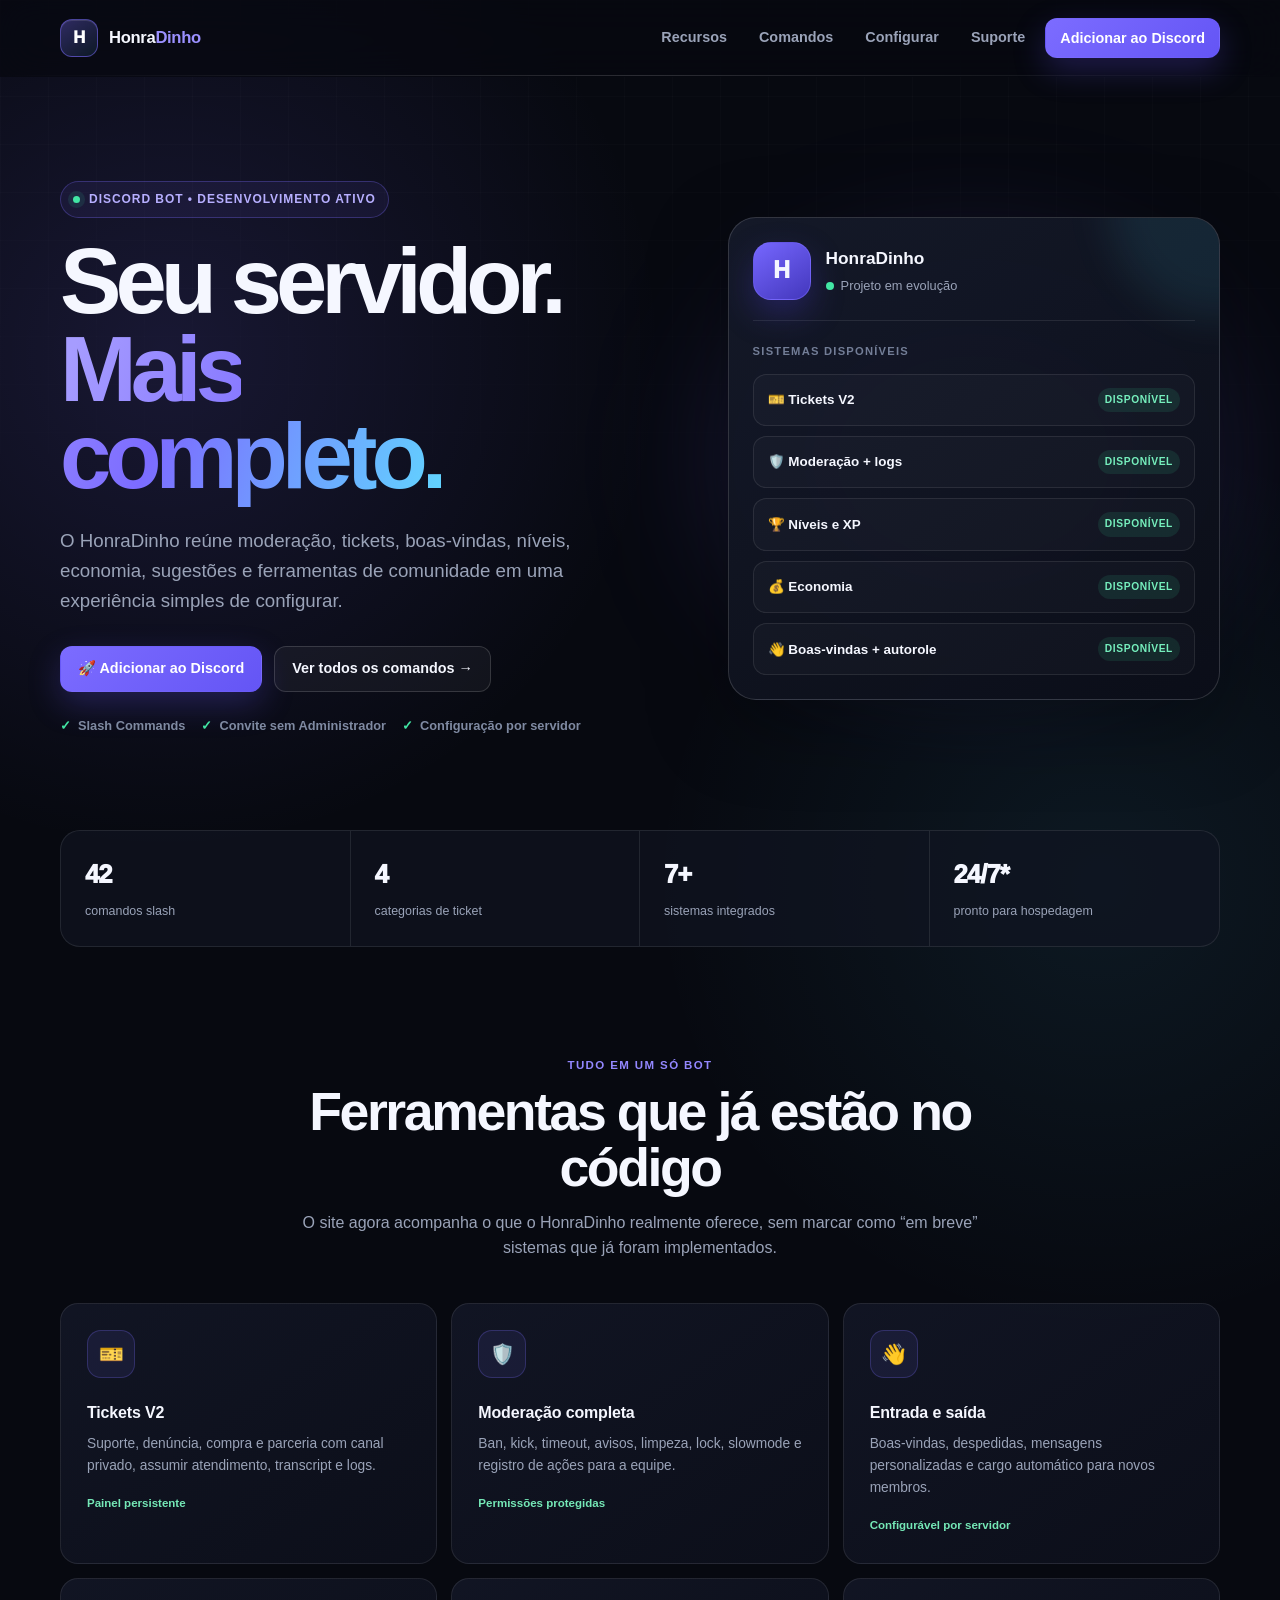
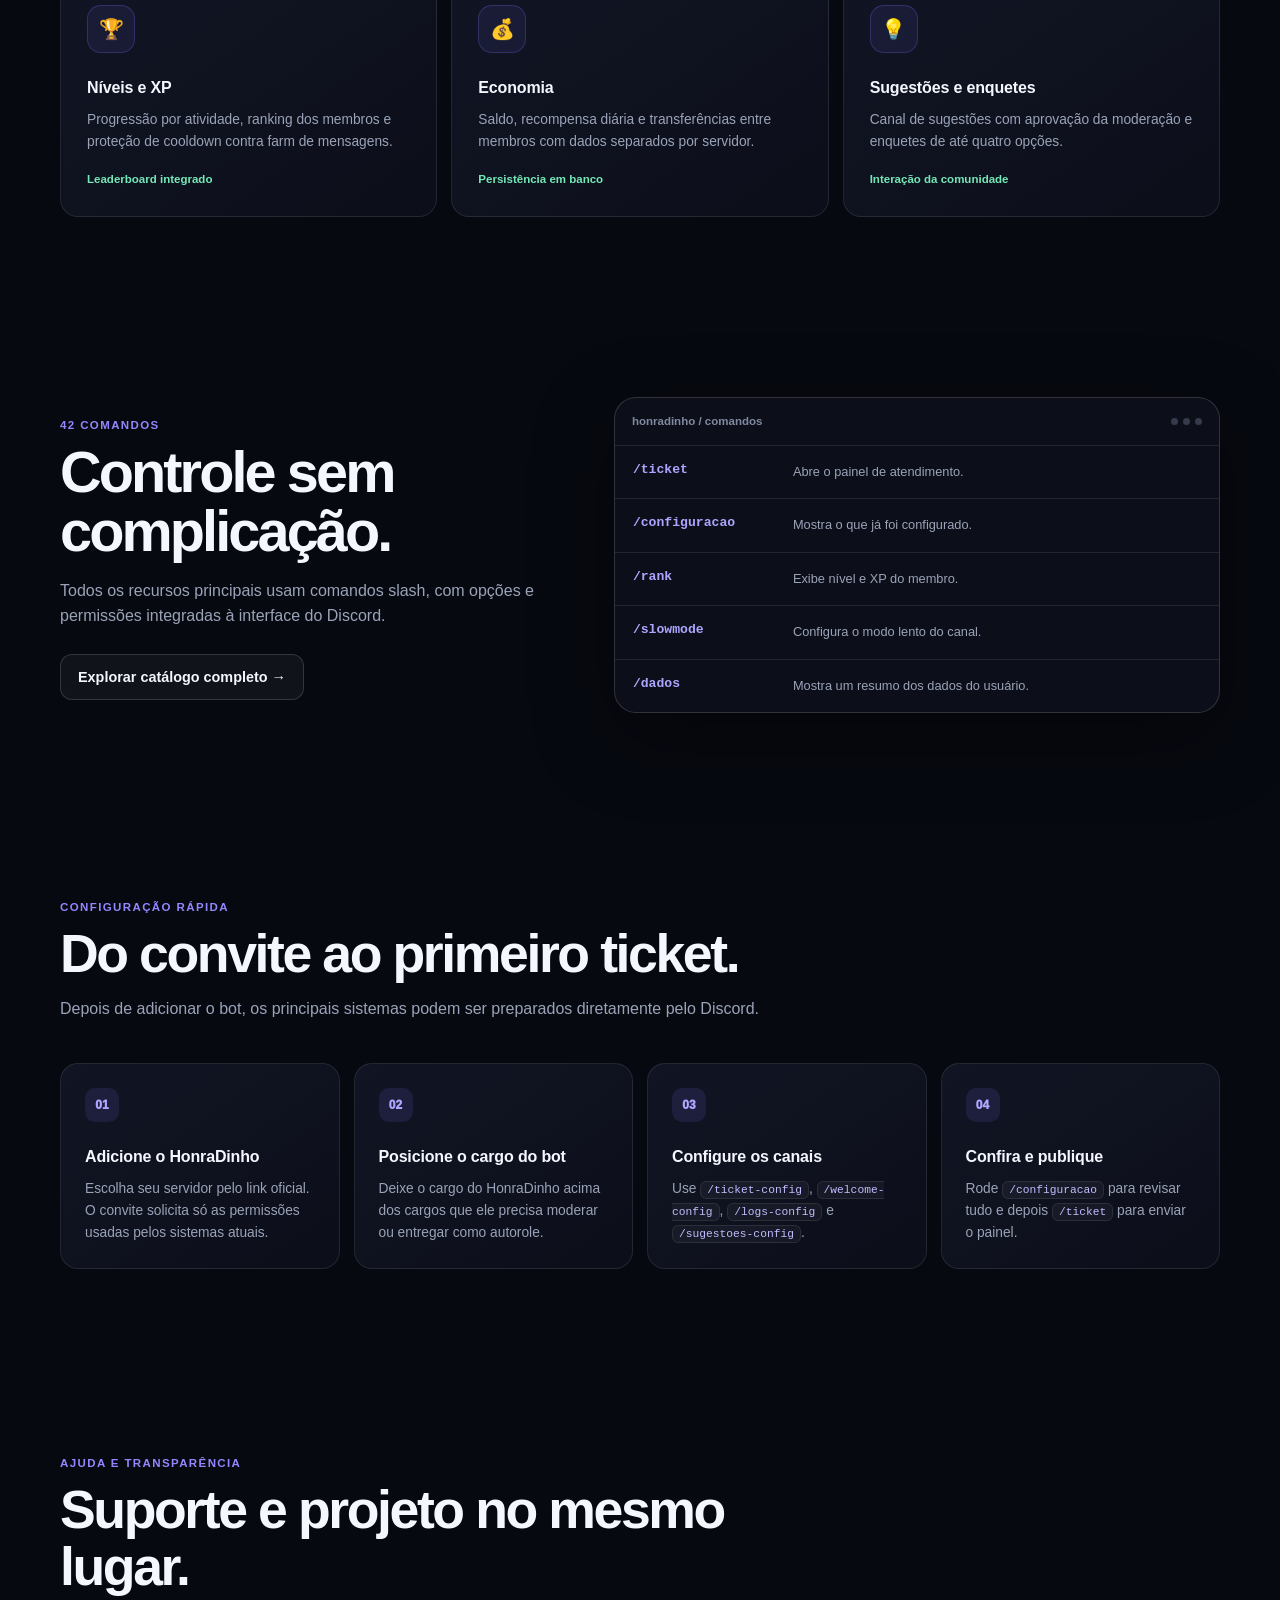
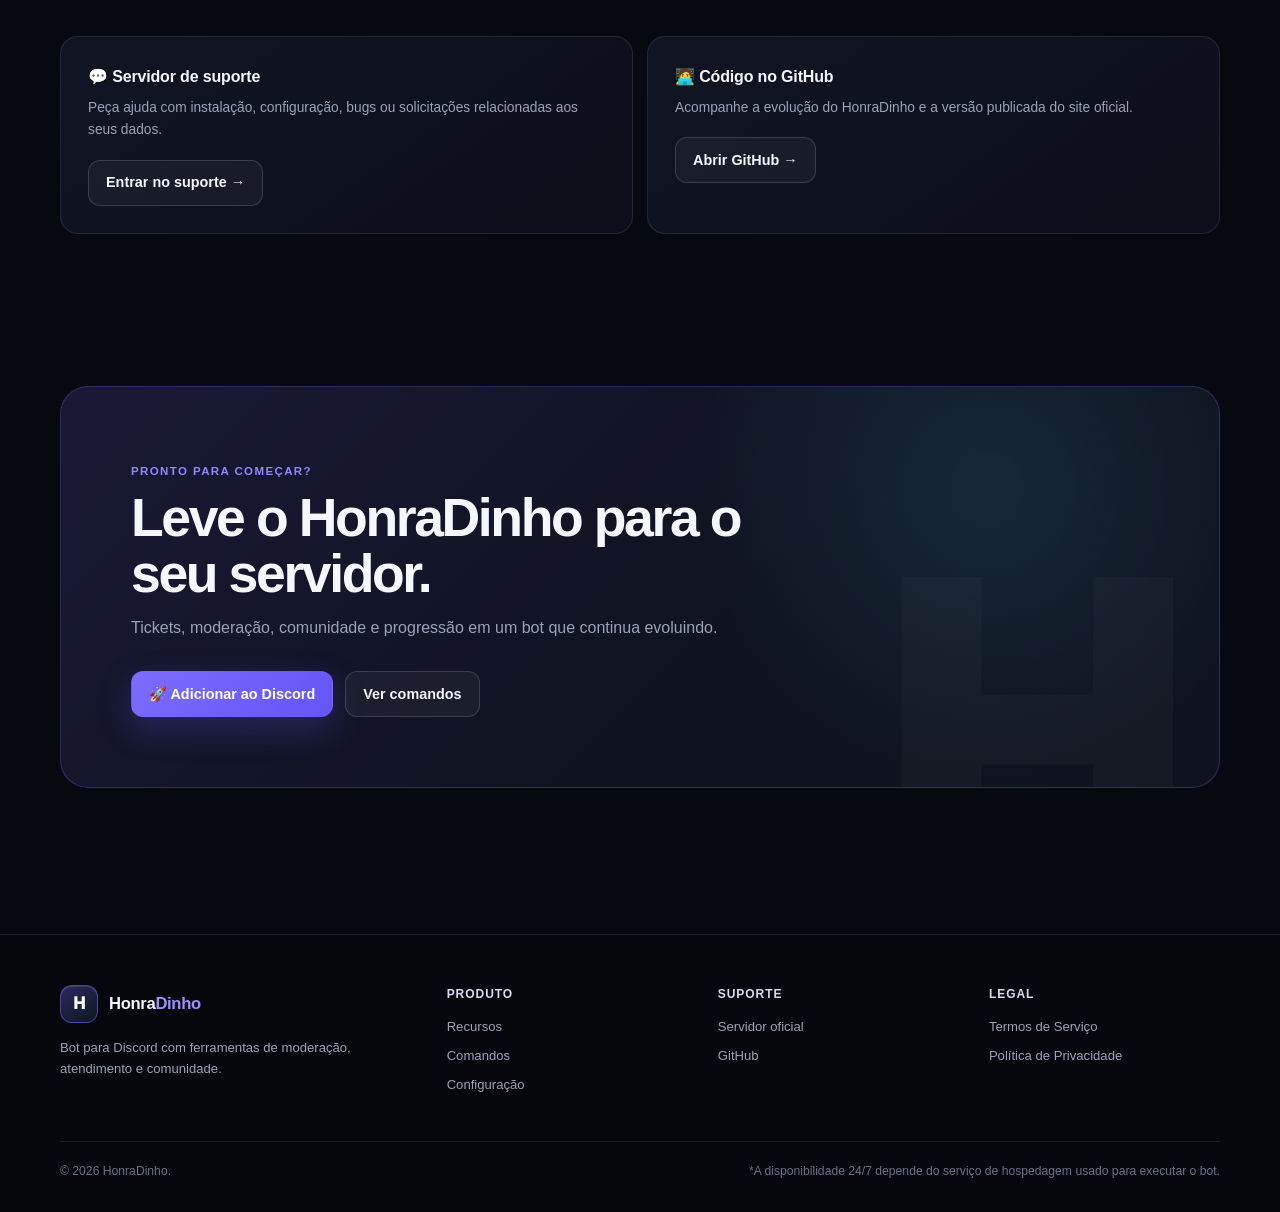
<file: index.html>
<!doctype html>
<html lang="pt-BR">
<head>
    <meta charset="utf-8">
    <meta name="viewport" content="width=device-width, initial-scale=1">
    <title>HonraDinho — Moderação, tickets e comunidade para Discord</title>
    <meta name="description" content="HonraDinho é um bot para Discord com moderação, tickets, boas-vindas, níveis, economia, sugestões e mais de 40 comandos slash.">
    <meta name="theme-color" content="#070910">
    <meta property="og:type" content="website">
    <meta property="og:locale" content="pt_BR">
    <meta property="og:site_name" content="HonraDinho">
    <meta property="og:title" content="HonraDinho — Seu servidor, mais completo">
    <meta property="og:description" content="Moderação, tickets, níveis, economia e ferramentas de comunidade em um só bot.">
    <meta property="og:url" content="https://heitormeire.github.io/honradinho-site/">
    <link rel="canonical" href="https://heitormeire.github.io/honradinho-site/">
    <link rel="icon" href="favicon.svg" type="image/svg+xml">
    <link rel="stylesheet" href="styles.css">
</head>
<body>
    <a class="skip-link" href="#conteudo">Pular para o conteúdo</a>

    <header class="site-header">
        <nav class="container nav-shell" aria-label="Navegação principal">
            <a class="brand" href="index.html" aria-label="HonraDinho — início">
                <span class="brand-mark" aria-hidden="true">H</span>
                <span>Honra<span class="brand-accent">Dinho</span></span>
            </a>

            <button class="menu-toggle" type="button" aria-label="Abrir menu" aria-expanded="false" data-menu-toggle>
                <span></span>
            </button>

            <div class="nav-links" data-nav-links>
                <a class="nav-link" href="#recursos">Recursos</a>
                <a class="nav-link" href="comandos.html">Comandos</a>
                <a class="nav-link" href="#configurar">Configurar</a>
                <a class="nav-link" href="#suporte">Suporte</a>
                <a class="btn btn-primary btn-sm" href="https://discord.com/oauth2/authorize?client_id=1535116053649162300&amp;scope=bot%20applications.commands&amp;permissions=1374658096214" target="_blank" rel="noopener noreferrer">
                    Adicionar ao Discord
                </a>
            </div>
        </nav>
    </header>

    <main id="conteudo">
        <section class="hero">
            <div class="container hero-grid">
                <div>
                    <p class="eyebrow"><span class="eyebrow-dot" aria-hidden="true"></span> Discord bot • desenvolvimento ativo</p>
                    <h1>Seu servidor.<br><span class="gradient-text">Mais completo.</span></h1>
                    <p class="hero-copy">
                        O HonraDinho reúne moderação, tickets, boas-vindas, níveis, economia, sugestões e ferramentas de comunidade em uma experiência simples de configurar.
                    </p>

                    <div class="hero-actions">
                        <a class="btn btn-primary" href="https://discord.com/oauth2/authorize?client_id=1535116053649162300&amp;scope=bot%20applications.commands&amp;permissions=1374658096214" target="_blank" rel="noopener noreferrer">
                            🚀 Adicionar ao Discord
                        </a>
                        <a class="btn btn-secondary" href="comandos.html">Ver todos os comandos →</a>
                    </div>

                    <div class="hero-note" aria-label="Destaques">
                        <span>Slash Commands</span>
                        <span>Convite sem Administrador</span>
                        <span>Configuração por servidor</span>
                    </div>
                </div>

                <div class="bot-panel-wrap" aria-label="Sistemas do HonraDinho">
                    <div class="bot-panel">
                        <div class="bot-profile">
                            <div class="bot-avatar" aria-hidden="true">H</div>
                            <div>
                                <p class="bot-name">HonraDinho</p>
                                <div class="bot-status"><span class="status-dot" aria-hidden="true"></span> Projeto em evolução</div>
                            </div>
                        </div>

                        <p class="panel-kicker">Sistemas disponíveis</p>
                        <div class="system-list">
                            <div class="system-row"><span>🎫 Tickets V2</span><span class="live-pill">Disponível</span></div>
                            <div class="system-row"><span>🛡️ Moderação + logs</span><span class="live-pill">Disponível</span></div>
                            <div class="system-row"><span>🏆 Níveis e XP</span><span class="live-pill">Disponível</span></div>
                            <div class="system-row"><span>💰 Economia</span><span class="live-pill">Disponível</span></div>
                            <div class="system-row"><span>👋 Boas-vindas + autorole</span><span class="live-pill">Disponível</span></div>
                        </div>
                    </div>
                </div>
            </div>
        </section>

        <section class="stats-strip" aria-label="Resumo do HonraDinho">
            <div class="container stats-grid">
                <div class="stat-item"><strong class="stat-value">42</strong><span class="stat-label">comandos slash</span></div>
                <div class="stat-item"><strong class="stat-value">4</strong><span class="stat-label">categorias de ticket</span></div>
                <div class="stat-item"><strong class="stat-value">7+</strong><span class="stat-label">sistemas integrados</span></div>
                <div class="stat-item"><strong class="stat-value">24/7*</strong><span class="stat-label">pronto para hospedagem</span></div>
            </div>
        </section>

        <section class="section" id="recursos">
            <div class="container">
                <div class="section-heading center">
                    <span class="section-label">Tudo em um só bot</span>
                    <h2>Ferramentas que já estão no código</h2>
                    <p>O site agora acompanha o que o HonraDinho realmente oferece, sem marcar como “em breve” sistemas que já foram implementados.</p>
                </div>

                <div class="feature-grid">
                    <article class="feature-card">
                        <div class="feature-icon" aria-hidden="true">🎫</div>
                        <h3>Tickets V2</h3>
                        <p>Suporte, denúncia, compra e parceria com canal privado, assumir atendimento, transcript e logs.</p>
                        <span class="feature-meta">Painel persistente</span>
                    </article>
                    <article class="feature-card">
                        <div class="feature-icon" aria-hidden="true">🛡️</div>
                        <h3>Moderação completa</h3>
                        <p>Ban, kick, timeout, avisos, limpeza, lock, slowmode e registro de ações para a equipe.</p>
                        <span class="feature-meta">Permissões protegidas</span>
                    </article>
                    <article class="feature-card">
                        <div class="feature-icon" aria-hidden="true">👋</div>
                        <h3>Entrada e saída</h3>
                        <p>Boas-vindas, despedidas, mensagens personalizadas e cargo automático para novos membros.</p>
                        <span class="feature-meta">Configurável por servidor</span>
                    </article>
                    <article class="feature-card">
                        <div class="feature-icon" aria-hidden="true">🏆</div>
                        <h3>Níveis e XP</h3>
                        <p>Progressão por atividade, ranking dos membros e proteção de cooldown contra farm de mensagens.</p>
                        <span class="feature-meta">Leaderboard integrado</span>
                    </article>
                    <article class="feature-card">
                        <div class="feature-icon" aria-hidden="true">💰</div>
                        <h3>Economia</h3>
                        <p>Saldo, recompensa diária e transferências entre membros com dados separados por servidor.</p>
                        <span class="feature-meta">Persistência em banco</span>
                    </article>
                    <article class="feature-card">
                        <div class="feature-icon" aria-hidden="true">💡</div>
                        <h3>Sugestões e enquetes</h3>
                        <p>Canal de sugestões com aprovação da moderação e enquetes de até quatro opções.</p>
                        <span class="feature-meta">Interação da comunidade</span>
                    </article>
                </div>
            </div>
        </section>

        <section class="section section-compact">
            <div class="container command-showcase">
                <div class="showcase-copy">
                    <span class="section-label">42 comandos</span>
                    <h2>Controle sem complicação.</h2>
                    <p>Todos os recursos principais usam comandos slash, com opções e permissões integradas à interface do Discord.</p>
                    <a class="btn btn-secondary" href="comandos.html">Explorar catálogo completo →</a>
                </div>

                <div class="command-window" aria-label="Exemplos de comandos">
                    <div class="window-bar"><span>honradinho / comandos</span><span class="window-dots" aria-hidden="true"><i></i><i></i><i></i></span></div>
                    <div class="preview-command"><code>/ticket</code><span>Abre o painel de atendimento.</span></div>
                    <div class="preview-command"><code>/configuracao</code><span>Mostra o que já foi configurado.</span></div>
                    <div class="preview-command"><code>/rank</code><span>Exibe nível e XP do membro.</span></div>
                    <div class="preview-command"><code>/slowmode</code><span>Configura o modo lento do canal.</span></div>
                    <div class="preview-command"><code>/dados</code><span>Mostra um resumo dos dados do usuário.</span></div>
                </div>
            </div>
        </section>

        <section class="section" id="configurar">
            <div class="container">
                <div class="section-heading">
                    <span class="section-label">Configuração rápida</span>
                    <h2>Do convite ao primeiro ticket.</h2>
                    <p>Depois de adicionar o bot, os principais sistemas podem ser preparados diretamente pelo Discord.</p>
                </div>

                <div class="steps-grid">
                    <article class="step-card">
                        <div class="step-number">01</div>
                        <h3>Adicione o HonraDinho</h3>
                        <p>Escolha seu servidor pelo link oficial. O convite solicita só as permissões usadas pelos sistemas atuais.</p>
                    </article>
                    <article class="step-card">
                        <div class="step-number">02</div>
                        <h3>Posicione o cargo do bot</h3>
                        <p>Deixe o cargo do HonraDinho acima dos cargos que ele precisa moderar ou entregar como autorole.</p>
                    </article>
                    <article class="step-card">
                        <div class="step-number">03</div>
                        <h3>Configure os canais</h3>
                        <p>Use <code>/ticket-config</code>, <code>/welcome-config</code>, <code>/logs-config</code> e <code>/sugestoes-config</code>.</p>
                    </article>
                    <article class="step-card">
                        <div class="step-number">04</div>
                        <h3>Confira e publique</h3>
                        <p>Rode <code>/configuracao</code> para revisar tudo e depois <code>/ticket</code> para enviar o painel.</p>
                    </article>
                </div>
            </div>
        </section>

        <section class="section section-compact" id="suporte">
            <div class="container">
                <div class="section-heading">
                    <span class="section-label">Ajuda e transparência</span>
                    <h2>Suporte e projeto no mesmo lugar.</h2>
                </div>

                <div class="support-grid">
                    <article class="info-card">
                        <h3>💬 Servidor de suporte</h3>
                        <p>Peça ajuda com instalação, configuração, bugs ou solicitações relacionadas aos seus dados.</p>
                        <a class="btn btn-secondary" href="https://discord.gg/SvZHVPdbR" target="_blank" rel="noopener noreferrer">Entrar no suporte →</a>
                    </article>
                    <article class="info-card">
                        <h3>🧑‍💻 Código no GitHub</h3>
                        <p>Acompanhe a evolução do HonraDinho e a versão publicada do site oficial.</p>
                        <a class="btn btn-secondary" href="https://github.com/heitormeire/honradinho-site" target="_blank" rel="noopener noreferrer">Abrir GitHub →</a>
                    </article>
                </div>
            </div>
        </section>

        <section class="section section-compact">
            <div class="container">
                <div class="cta-card">
                    <span class="section-label">Pronto para começar?</span>
                    <h2>Leve o HonraDinho para o seu servidor.</h2>
                    <p>Tickets, moderação, comunidade e progressão em um bot que continua evoluindo.</p>
                    <div class="cta-actions">
                        <a class="btn btn-primary" href="https://discord.com/oauth2/authorize?client_id=1535116053649162300&amp;scope=bot%20applications.commands&amp;permissions=1374658096214" target="_blank" rel="noopener noreferrer">🚀 Adicionar ao Discord</a>
                        <a class="btn btn-secondary" href="comandos.html">Ver comandos</a>
                    </div>
                </div>
            </div>
        </section>
    </main>

    <footer class="site-footer">
        <div class="container footer-grid">
            <div>
                <a class="brand" href="index.html"><span class="brand-mark" aria-hidden="true">H</span><span>Honra<span class="brand-accent">Dinho</span></span></a>
                <p class="footer-copy">Bot para Discord com ferramentas de moderação, atendimento e comunidade.</p>
            </div>
            <div class="footer-column">
                <h2>Produto</h2>
                <a href="#recursos">Recursos</a>
                <a href="comandos.html">Comandos</a>
                <a href="#configurar">Configuração</a>
            </div>
            <div class="footer-column">
                <h2>Suporte</h2>
                <a href="https://discord.gg/SvZHVPdbR" target="_blank" rel="noopener noreferrer">Servidor oficial</a>
                <a href="https://github.com/heitormeire/honradinho-site" target="_blank" rel="noopener noreferrer">GitHub</a>
            </div>
            <div class="footer-column">
                <h2>Legal</h2>
                <a href="terms.html">Termos de Serviço</a>
                <a href="privacy.html">Política de Privacidade</a>
            </div>
        </div>
        <div class="container footer-bottom">
            <span>© <span data-current-year>2026</span> HonraDinho.</span>
            <span>*A disponibilidade 24/7 depende do serviço de hospedagem usado para executar o bot.</span>
        </div>
    </footer>

    <script src="app.js" defer></script>
</body>
</html>
</file>
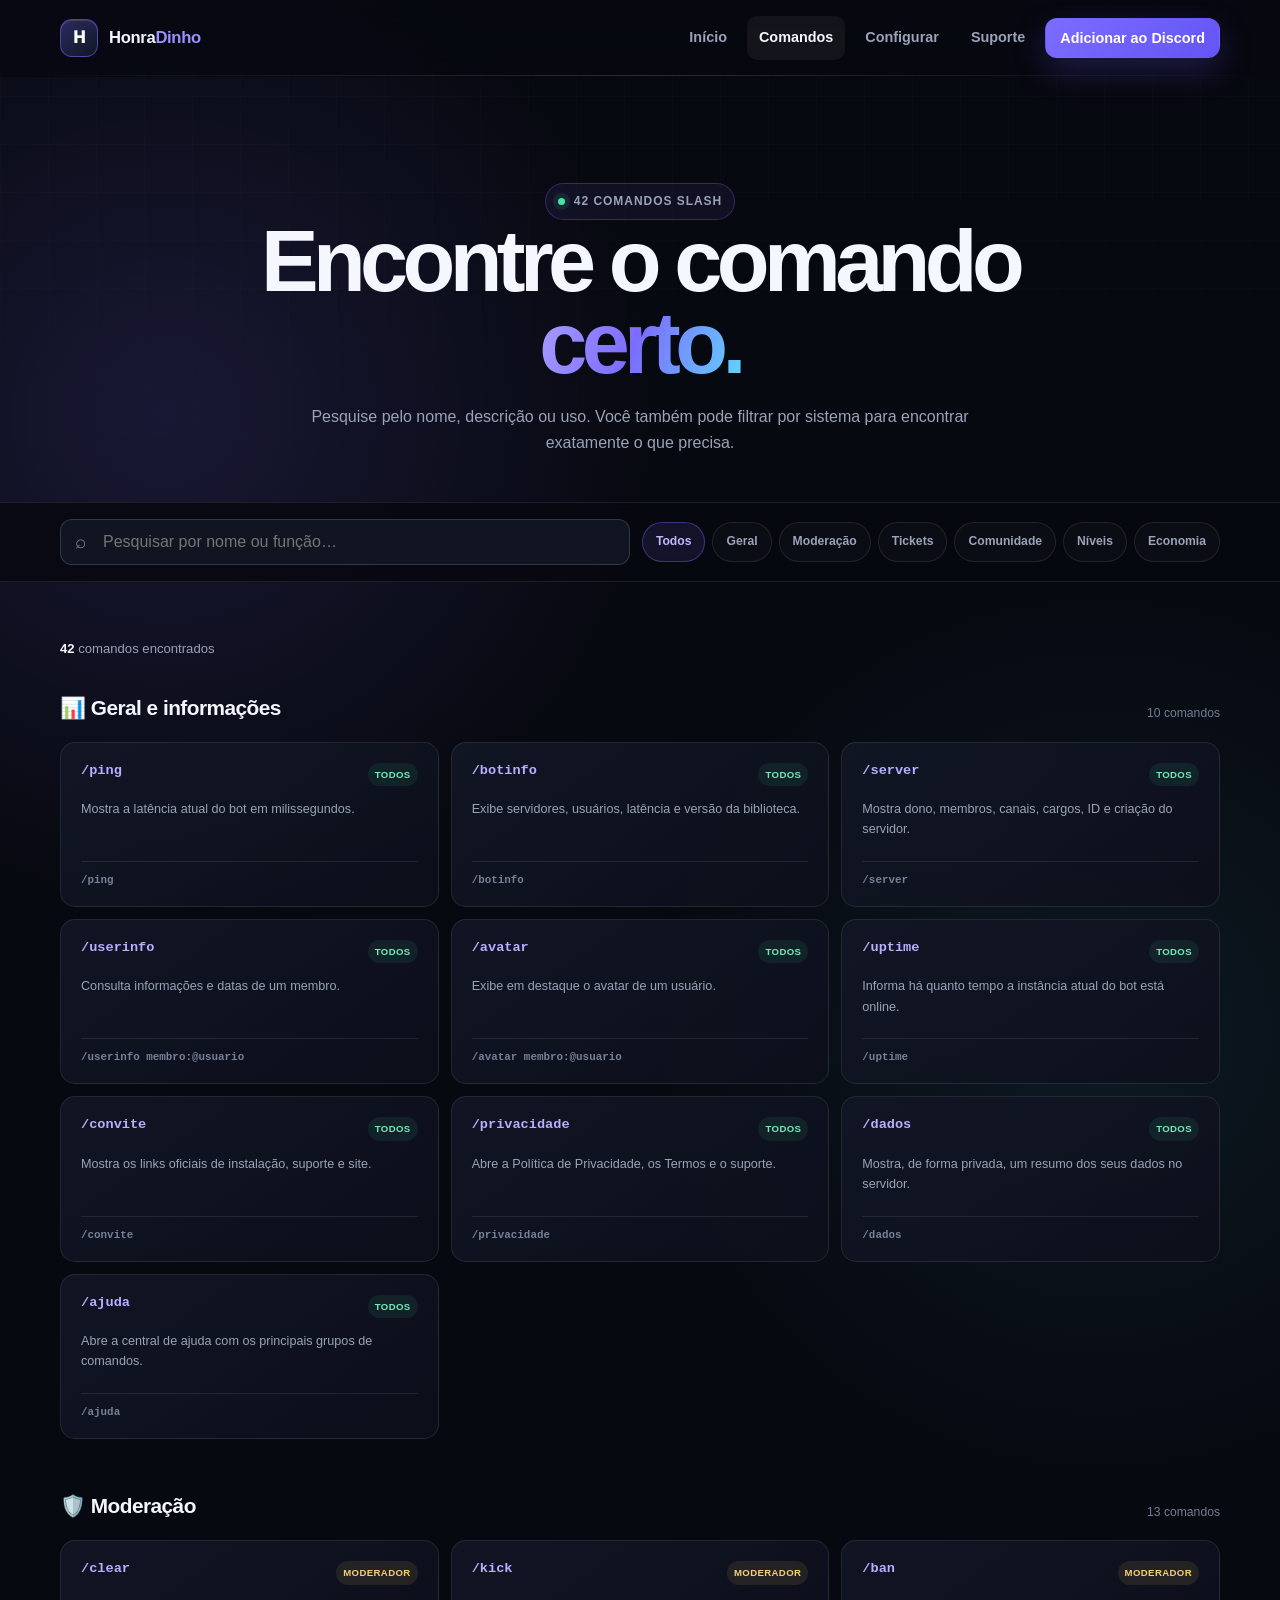
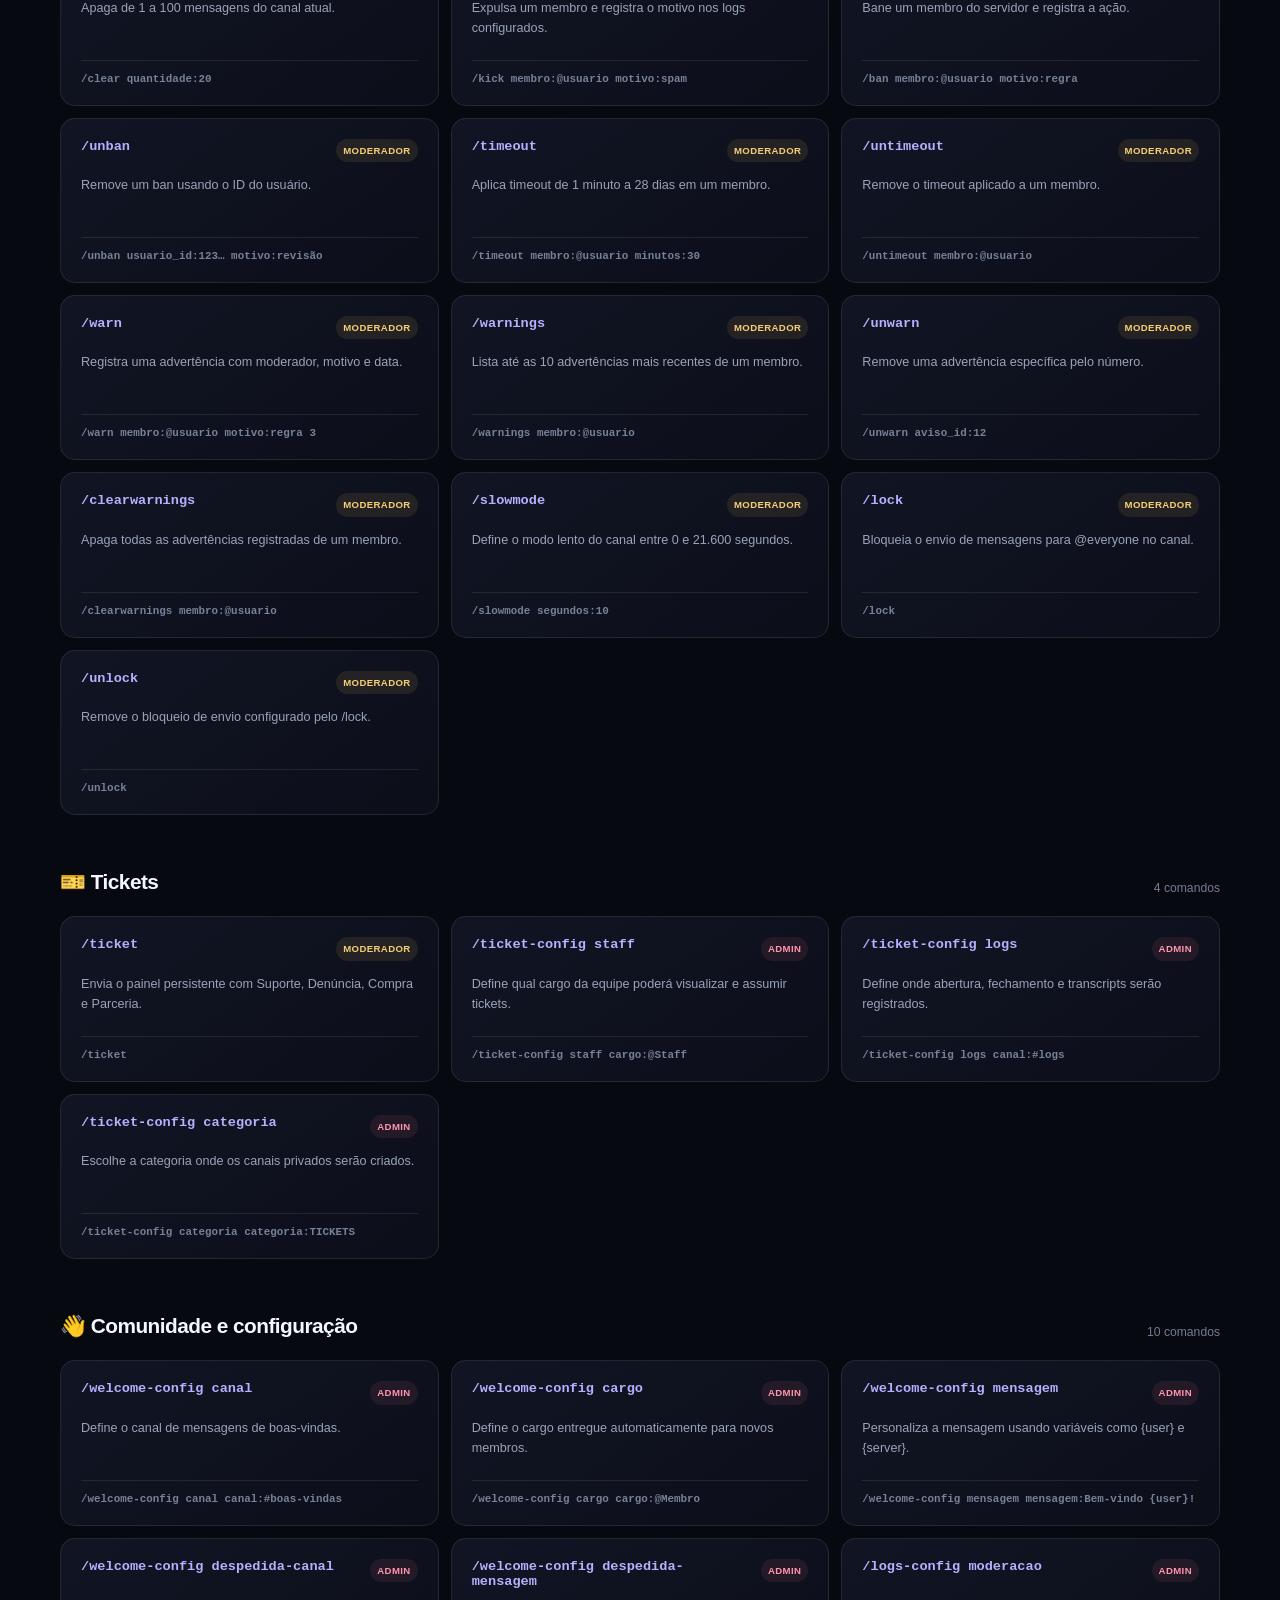
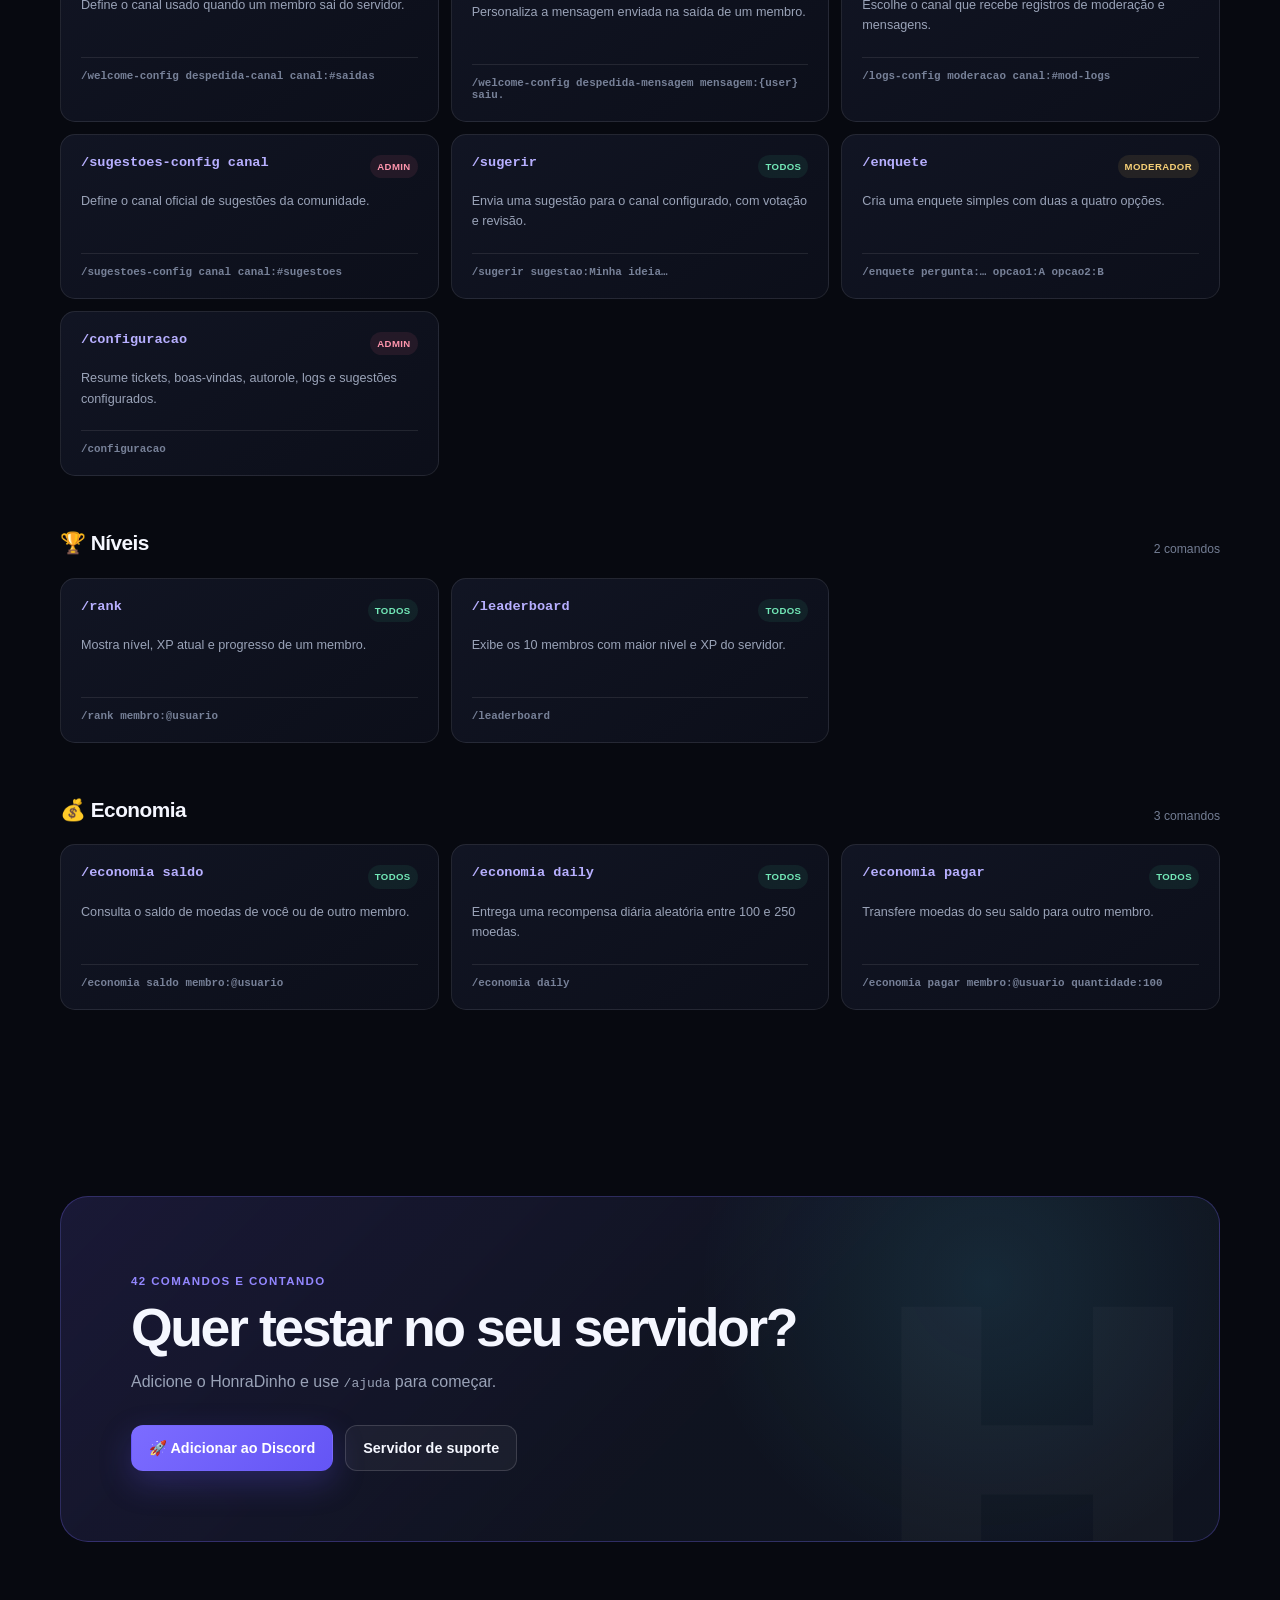
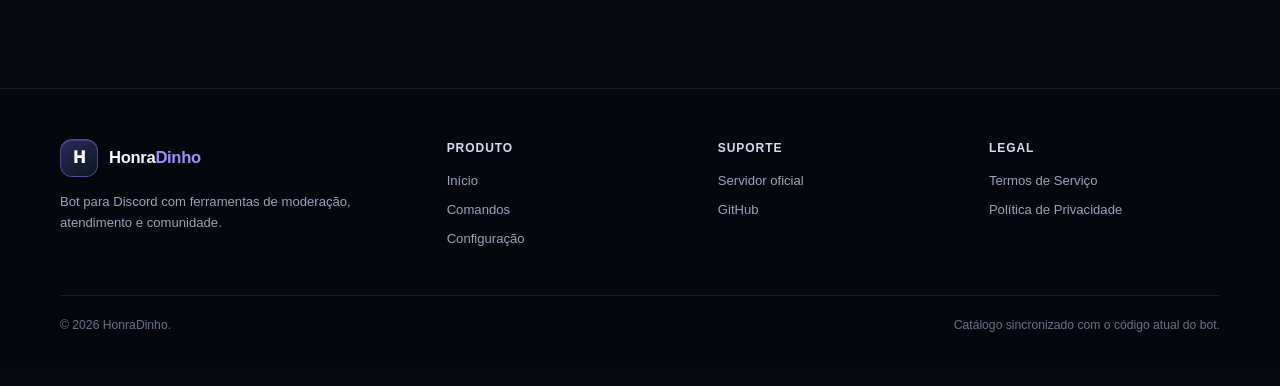
<file: comandos.html>
<!doctype html>
<html lang="pt-BR">
<head>
    <meta charset="utf-8">
    <meta name="viewport" content="width=device-width, initial-scale=1">
    <title>Comandos do HonraDinho — Catálogo completo</title>
    <meta name="description" content="Consulte os 42 comandos slash do HonraDinho para moderação, tickets, níveis, economia, boas-vindas, sugestões e informações.">
    <meta name="theme-color" content="#070910">
    <meta property="og:type" content="website">
    <meta property="og:locale" content="pt_BR">
    <meta property="og:title" content="Comandos do HonraDinho">
    <meta property="og:description" content="Pesquise e filtre o catálogo completo de comandos do HonraDinho.">
    <meta property="og:url" content="https://heitormeire.github.io/honradinho-site/comandos.html">
    <link rel="canonical" href="https://heitormeire.github.io/honradinho-site/comandos.html">
    <link rel="icon" href="favicon.svg" type="image/svg+xml">
    <link rel="stylesheet" href="styles.css">
</head>
<body>
    <a class="skip-link" href="#catalogo">Pular para os comandos</a>

    <header class="site-header">
        <nav class="container nav-shell" aria-label="Navegação principal">
            <a class="brand" href="index.html" aria-label="HonraDinho — início">
                <span class="brand-mark" aria-hidden="true">H</span>
                <span>Honra<span class="brand-accent">Dinho</span></span>
            </a>
            <button class="menu-toggle" type="button" aria-label="Abrir menu" aria-expanded="false" data-menu-toggle><span></span></button>
            <div class="nav-links" data-nav-links>
                <a class="nav-link" href="index.html">Início</a>
                <a class="nav-link" href="comandos.html" aria-current="page">Comandos</a>
                <a class="nav-link" href="index.html#configurar">Configurar</a>
                <a class="nav-link" href="index.html#suporte">Suporte</a>
                <a class="btn btn-primary btn-sm" href="https://discord.com/oauth2/authorize?client_id=1535116053649162300&amp;scope=bot%20applications.commands&amp;permissions=1374658096214" target="_blank" rel="noopener noreferrer">Adicionar ao Discord</a>
            </div>
        </nav>
    </header>

    <main id="catalogo">
        <section class="page-hero">
            <div class="container">
                <p class="eyebrow" style="margin-inline:auto"><span class="eyebrow-dot" aria-hidden="true"></span> 42 comandos slash</p>
                <h1>Encontre o comando <span class="gradient-text">certo.</span></h1>
                <p>Pesquise pelo nome, descrição ou uso. Você também pode filtrar por sistema para encontrar exatamente o que precisa.</p>
            </div>
        </section>

        <section class="command-tools" aria-label="Filtros dos comandos">
            <div class="container command-tools-inner">
                <label class="search-box">
                    <input type="search" aria-label="Pesquisar comandos" placeholder="Pesquisar por nome ou função…" autocomplete="off" data-command-search>
                </label>
                <div class="filter-list" aria-label="Categorias">
                    <button class="filter-chip is-active" type="button" aria-pressed="true" data-command-filter="all">Todos</button>
                    <button class="filter-chip" type="button" aria-pressed="false" data-command-filter="geral">Geral</button>
                    <button class="filter-chip" type="button" aria-pressed="false" data-command-filter="moderacao">Moderação</button>
                    <button class="filter-chip" type="button" aria-pressed="false" data-command-filter="tickets">Tickets</button>
                    <button class="filter-chip" type="button" aria-pressed="false" data-command-filter="comunidade">Comunidade</button>
                    <button class="filter-chip" type="button" aria-pressed="false" data-command-filter="niveis">Níveis</button>
                    <button class="filter-chip" type="button" aria-pressed="false" data-command-filter="economia">Economia</button>
                </div>
            </div>
        </section>

        <div class="container commands-main">
            <p class="results-meta" aria-live="polite"><strong data-command-count>42</strong> comandos encontrados</p>

            <section class="command-section" data-command-section>
                <div class="command-section-heading"><h2>📊 Geral e informações</h2><span>10 comandos</span></div>
                <div class="commands-grid">
                    <article class="command-card" data-command-card data-category="geral"><div class="command-card-top"><code>/ping</code><span class="permission">Todos</span></div><p>Mostra a latência atual do bot em milissegundos.</p><div class="usage">/ping</div></article>
                    <article class="command-card" data-command-card data-category="geral"><div class="command-card-top"><code>/botinfo</code><span class="permission">Todos</span></div><p>Exibe servidores, usuários, latência e versão da biblioteca.</p><div class="usage">/botinfo</div></article>
                    <article class="command-card" data-command-card data-category="geral"><div class="command-card-top"><code>/server</code><span class="permission">Todos</span></div><p>Mostra dono, membros, canais, cargos, ID e criação do servidor.</p><div class="usage">/server</div></article>
                    <article class="command-card" data-command-card data-category="geral"><div class="command-card-top"><code>/userinfo</code><span class="permission">Todos</span></div><p>Consulta informações e datas de um membro.</p><div class="usage">/userinfo membro:@usuario</div></article>
                    <article class="command-card" data-command-card data-category="geral"><div class="command-card-top"><code>/avatar</code><span class="permission">Todos</span></div><p>Exibe em destaque o avatar de um usuário.</p><div class="usage">/avatar membro:@usuario</div></article>
                    <article class="command-card" data-command-card data-category="geral"><div class="command-card-top"><code>/uptime</code><span class="permission">Todos</span></div><p>Informa há quanto tempo a instância atual do bot está online.</p><div class="usage">/uptime</div></article>
                    <article class="command-card" data-command-card data-category="geral"><div class="command-card-top"><code>/convite</code><span class="permission">Todos</span></div><p>Mostra os links oficiais de instalação, suporte e site.</p><div class="usage">/convite</div></article>
                    <article class="command-card" data-command-card data-category="geral"><div class="command-card-top"><code>/privacidade</code><span class="permission">Todos</span></div><p>Abre a Política de Privacidade, os Termos e o suporte.</p><div class="usage">/privacidade</div></article>
                    <article class="command-card" data-command-card data-category="geral"><div class="command-card-top"><code>/dados</code><span class="permission">Todos</span></div><p>Mostra, de forma privada, um resumo dos seus dados no servidor.</p><div class="usage">/dados</div></article>
                    <article class="command-card" data-command-card data-category="geral"><div class="command-card-top"><code>/ajuda</code><span class="permission">Todos</span></div><p>Abre a central de ajuda com os principais grupos de comandos.</p><div class="usage">/ajuda</div></article>
                </div>
            </section>

            <section class="command-section" data-command-section>
                <div class="command-section-heading"><h2>🛡️ Moderação</h2><span>13 comandos</span></div>
                <div class="commands-grid">
                    <article class="command-card" data-command-card data-category="moderacao"><div class="command-card-top"><code>/clear</code><span class="permission mod">Moderador</span></div><p>Apaga de 1 a 100 mensagens do canal atual.</p><div class="usage">/clear quantidade:20</div></article>
                    <article class="command-card" data-command-card data-category="moderacao"><div class="command-card-top"><code>/kick</code><span class="permission mod">Moderador</span></div><p>Expulsa um membro e registra o motivo nos logs configurados.</p><div class="usage">/kick membro:@usuario motivo:spam</div></article>
                    <article class="command-card" data-command-card data-category="moderacao"><div class="command-card-top"><code>/ban</code><span class="permission mod">Moderador</span></div><p>Bane um membro do servidor e registra a ação.</p><div class="usage">/ban membro:@usuario motivo:regra</div></article>
                    <article class="command-card" data-command-card data-category="moderacao"><div class="command-card-top"><code>/unban</code><span class="permission mod">Moderador</span></div><p>Remove um ban usando o ID do usuário.</p><div class="usage">/unban usuario_id:123… motivo:revisão</div></article>
                    <article class="command-card" data-command-card data-category="moderacao"><div class="command-card-top"><code>/timeout</code><span class="permission mod">Moderador</span></div><p>Aplica timeout de 1 minuto a 28 dias em um membro.</p><div class="usage">/timeout membro:@usuario minutos:30</div></article>
                    <article class="command-card" data-command-card data-category="moderacao"><div class="command-card-top"><code>/untimeout</code><span class="permission mod">Moderador</span></div><p>Remove o timeout aplicado a um membro.</p><div class="usage">/untimeout membro:@usuario</div></article>
                    <article class="command-card" data-command-card data-category="moderacao"><div class="command-card-top"><code>/warn</code><span class="permission mod">Moderador</span></div><p>Registra uma advertência com moderador, motivo e data.</p><div class="usage">/warn membro:@usuario motivo:regra 3</div></article>
                    <article class="command-card" data-command-card data-category="moderacao"><div class="command-card-top"><code>/warnings</code><span class="permission mod">Moderador</span></div><p>Lista até as 10 advertências mais recentes de um membro.</p><div class="usage">/warnings membro:@usuario</div></article>
                    <article class="command-card" data-command-card data-category="moderacao"><div class="command-card-top"><code>/unwarn</code><span class="permission mod">Moderador</span></div><p>Remove uma advertência específica pelo número.</p><div class="usage">/unwarn aviso_id:12</div></article>
                    <article class="command-card" data-command-card data-category="moderacao"><div class="command-card-top"><code>/clearwarnings</code><span class="permission mod">Moderador</span></div><p>Apaga todas as advertências registradas de um membro.</p><div class="usage">/clearwarnings membro:@usuario</div></article>
                    <article class="command-card" data-command-card data-category="moderacao"><div class="command-card-top"><code>/slowmode</code><span class="permission mod">Moderador</span></div><p>Define o modo lento do canal entre 0 e 21.600 segundos.</p><div class="usage">/slowmode segundos:10</div></article>
                    <article class="command-card" data-command-card data-category="moderacao"><div class="command-card-top"><code>/lock</code><span class="permission mod">Moderador</span></div><p>Bloqueia o envio de mensagens para @everyone no canal.</p><div class="usage">/lock</div></article>
                    <article class="command-card" data-command-card data-category="moderacao"><div class="command-card-top"><code>/unlock</code><span class="permission mod">Moderador</span></div><p>Remove o bloqueio de envio configurado pelo /lock.</p><div class="usage">/unlock</div></article>
                </div>
            </section>

            <section class="command-section" data-command-section>
                <div class="command-section-heading"><h2>🎫 Tickets</h2><span>4 comandos</span></div>
                <div class="commands-grid">
                    <article class="command-card" data-command-card data-category="tickets"><div class="command-card-top"><code>/ticket</code><span class="permission mod">Moderador</span></div><p>Envia o painel persistente com Suporte, Denúncia, Compra e Parceria.</p><div class="usage">/ticket</div></article>
                    <article class="command-card" data-command-card data-category="tickets"><div class="command-card-top"><code>/ticket-config staff</code><span class="permission admin">Admin</span></div><p>Define qual cargo da equipe poderá visualizar e assumir tickets.</p><div class="usage">/ticket-config staff cargo:@Staff</div></article>
                    <article class="command-card" data-command-card data-category="tickets"><div class="command-card-top"><code>/ticket-config logs</code><span class="permission admin">Admin</span></div><p>Define onde abertura, fechamento e transcripts serão registrados.</p><div class="usage">/ticket-config logs canal:#logs</div></article>
                    <article class="command-card" data-command-card data-category="tickets"><div class="command-card-top"><code>/ticket-config categoria</code><span class="permission admin">Admin</span></div><p>Escolhe a categoria onde os canais privados serão criados.</p><div class="usage">/ticket-config categoria categoria:TICKETS</div></article>
                </div>
            </section>

            <section class="command-section" data-command-section>
                <div class="command-section-heading"><h2>👋 Comunidade e configuração</h2><span>10 comandos</span></div>
                <div class="commands-grid">
                    <article class="command-card" data-command-card data-category="comunidade"><div class="command-card-top"><code>/welcome-config canal</code><span class="permission admin">Admin</span></div><p>Define o canal de mensagens de boas-vindas.</p><div class="usage">/welcome-config canal canal:#boas-vindas</div></article>
                    <article class="command-card" data-command-card data-category="comunidade"><div class="command-card-top"><code>/welcome-config cargo</code><span class="permission admin">Admin</span></div><p>Define o cargo entregue automaticamente para novos membros.</p><div class="usage">/welcome-config cargo cargo:@Membro</div></article>
                    <article class="command-card" data-command-card data-category="comunidade"><div class="command-card-top"><code>/welcome-config mensagem</code><span class="permission admin">Admin</span></div><p>Personaliza a mensagem usando variáveis como {user} e {server}.</p><div class="usage">/welcome-config mensagem mensagem:Bem-vindo {user}!</div></article>
                    <article class="command-card" data-command-card data-category="comunidade"><div class="command-card-top"><code>/welcome-config despedida-canal</code><span class="permission admin">Admin</span></div><p>Define o canal usado quando um membro sai do servidor.</p><div class="usage">/welcome-config despedida-canal canal:#saidas</div></article>
                    <article class="command-card" data-command-card data-category="comunidade"><div class="command-card-top"><code>/welcome-config despedida-mensagem</code><span class="permission admin">Admin</span></div><p>Personaliza a mensagem enviada na saída de um membro.</p><div class="usage">/welcome-config despedida-mensagem mensagem:{user} saiu.</div></article>
                    <article class="command-card" data-command-card data-category="comunidade"><div class="command-card-top"><code>/logs-config moderacao</code><span class="permission admin">Admin</span></div><p>Escolhe o canal que recebe registros de moderação e mensagens.</p><div class="usage">/logs-config moderacao canal:#mod-logs</div></article>
                    <article class="command-card" data-command-card data-category="comunidade"><div class="command-card-top"><code>/sugestoes-config canal</code><span class="permission admin">Admin</span></div><p>Define o canal oficial de sugestões da comunidade.</p><div class="usage">/sugestoes-config canal canal:#sugestoes</div></article>
                    <article class="command-card" data-command-card data-category="comunidade"><div class="command-card-top"><code>/sugerir</code><span class="permission">Todos</span></div><p>Envia uma sugestão para o canal configurado, com votação e revisão.</p><div class="usage">/sugerir sugestao:Minha ideia…</div></article>
                    <article class="command-card" data-command-card data-category="comunidade"><div class="command-card-top"><code>/enquete</code><span class="permission mod">Moderador</span></div><p>Cria uma enquete simples com duas a quatro opções.</p><div class="usage">/enquete pergunta:… opcao1:A opcao2:B</div></article>
                    <article class="command-card" data-command-card data-category="comunidade"><div class="command-card-top"><code>/configuracao</code><span class="permission admin">Admin</span></div><p>Resume tickets, boas-vindas, autorole, logs e sugestões configurados.</p><div class="usage">/configuracao</div></article>
                </div>
            </section>

            <section class="command-section" data-command-section>
                <div class="command-section-heading"><h2>🏆 Níveis</h2><span>2 comandos</span></div>
                <div class="commands-grid">
                    <article class="command-card" data-command-card data-category="niveis"><div class="command-card-top"><code>/rank</code><span class="permission">Todos</span></div><p>Mostra nível, XP atual e progresso de um membro.</p><div class="usage">/rank membro:@usuario</div></article>
                    <article class="command-card" data-command-card data-category="niveis"><div class="command-card-top"><code>/leaderboard</code><span class="permission">Todos</span></div><p>Exibe os 10 membros com maior nível e XP do servidor.</p><div class="usage">/leaderboard</div></article>
                </div>
            </section>

            <section class="command-section" data-command-section>
                <div class="command-section-heading"><h2>💰 Economia</h2><span>3 comandos</span></div>
                <div class="commands-grid">
                    <article class="command-card" data-command-card data-category="economia"><div class="command-card-top"><code>/economia saldo</code><span class="permission">Todos</span></div><p>Consulta o saldo de moedas de você ou de outro membro.</p><div class="usage">/economia saldo membro:@usuario</div></article>
                    <article class="command-card" data-command-card data-category="economia"><div class="command-card-top"><code>/economia daily</code><span class="permission">Todos</span></div><p>Entrega uma recompensa diária aleatória entre 100 e 250 moedas.</p><div class="usage">/economia daily</div></article>
                    <article class="command-card" data-command-card data-category="economia"><div class="command-card-top"><code>/economia pagar</code><span class="permission">Todos</span></div><p>Transfere moedas do seu saldo para outro membro.</p><div class="usage">/economia pagar membro:@usuario quantidade:100</div></article>
                </div>
            </section>

            <div class="no-results" data-no-results>
                <strong>Nenhum comando encontrado.</strong><br>
                Tente outro nome ou selecione uma categoria diferente.
            </div>
        </div>

        <section class="section section-compact">
            <div class="container">
                <div class="cta-card">
                    <span class="section-label">42 comandos e contando</span>
                    <h2>Quer testar no seu servidor?</h2>
                    <p>Adicione o HonraDinho e use <code>/ajuda</code> para começar.</p>
                    <div class="cta-actions">
                        <a class="btn btn-primary" href="https://discord.com/oauth2/authorize?client_id=1535116053649162300&amp;scope=bot%20applications.commands&amp;permissions=1374658096214" target="_blank" rel="noopener noreferrer">🚀 Adicionar ao Discord</a>
                        <a class="btn btn-secondary" href="https://discord.gg/SvZHVPdbR" target="_blank" rel="noopener noreferrer">Servidor de suporte</a>
                    </div>
                </div>
            </div>
        </section>
    </main>

    <footer class="site-footer">
        <div class="container footer-grid">
            <div><a class="brand" href="index.html"><span class="brand-mark" aria-hidden="true">H</span><span>Honra<span class="brand-accent">Dinho</span></span></a><p class="footer-copy">Bot para Discord com ferramentas de moderação, atendimento e comunidade.</p></div>
            <div class="footer-column"><h2>Produto</h2><a href="index.html">Início</a><a href="comandos.html">Comandos</a><a href="index.html#configurar">Configuração</a></div>
            <div class="footer-column"><h2>Suporte</h2><a href="https://discord.gg/SvZHVPdbR" target="_blank" rel="noopener noreferrer">Servidor oficial</a><a href="https://github.com/heitormeire/honradinho-site" target="_blank" rel="noopener noreferrer">GitHub</a></div>
            <div class="footer-column"><h2>Legal</h2><a href="terms.html">Termos de Serviço</a><a href="privacy.html">Política de Privacidade</a></div>
        </div>
        <div class="container footer-bottom"><span>© <span data-current-year>2026</span> HonraDinho.</span><span>Catálogo sincronizado com o código atual do bot.</span></div>
    </footer>

    <script src="app.js" defer></script>
</body>
</html>
</file>
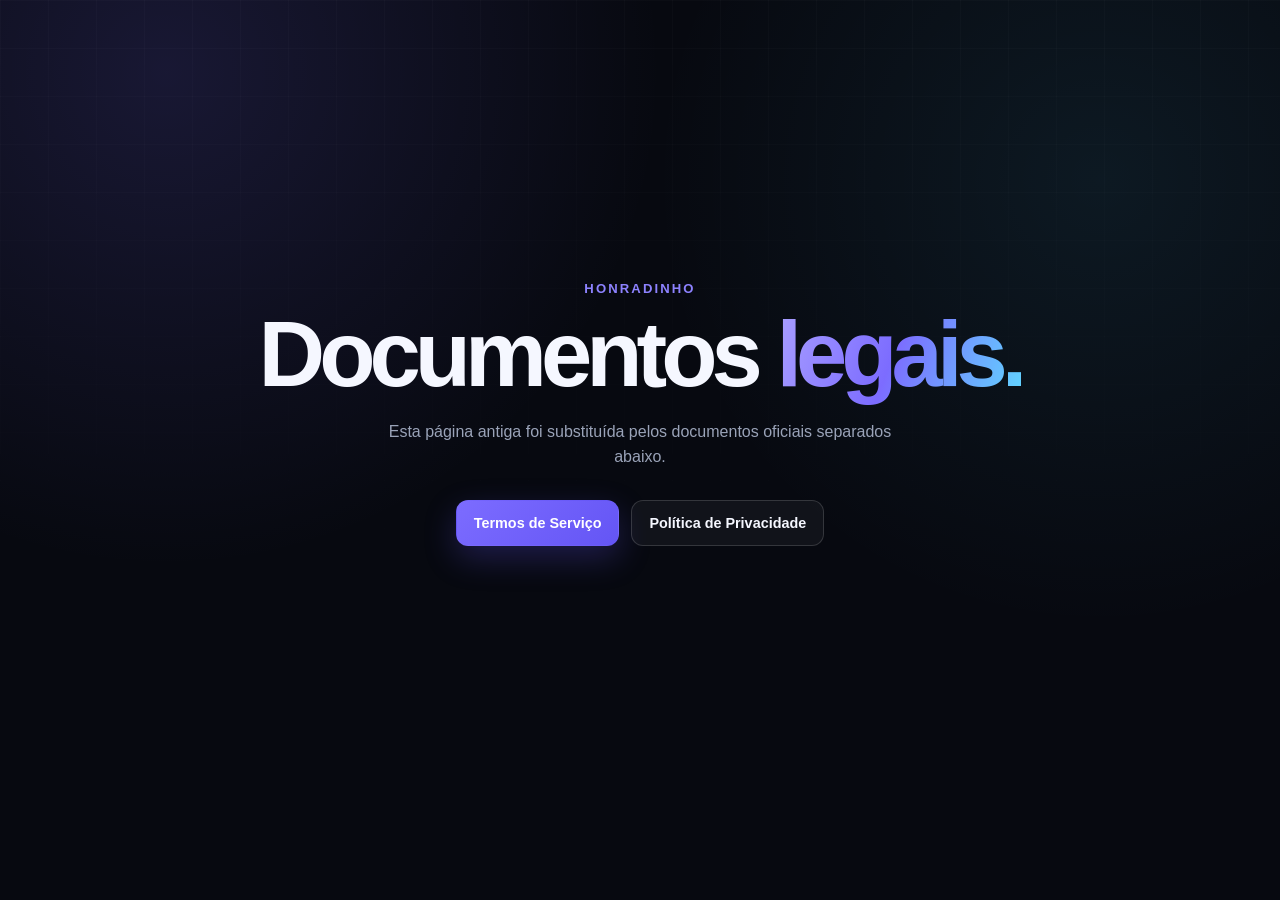
<file: honradinho_termos_privacidade.index.html>
<!doctype html>
<html lang="pt-BR">
<head>
    <meta charset="utf-8">
    <meta name="viewport" content="width=device-width, initial-scale=1">
    <meta name="robots" content="noindex">
    <title>Documentos legais — HonraDinho</title>
    <link rel="icon" href="favicon.svg" type="image/svg+xml">
    <link rel="stylesheet" href="styles.css">
</head>
<body>
    <main class="error-page">
        <div>
            <div class="error-code">HONRADINHO</div>
            <h1>Documentos <span class="gradient-text">legais.</span></h1>
            <p>Esta página antiga foi substituída pelos documentos oficiais separados abaixo.</p>
            <div class="hero-actions">
                <a class="btn btn-primary" href="terms.html">Termos de Serviço</a>
                <a class="btn btn-secondary" href="privacy.html">Política de Privacidade</a>
            </div>
        </div>
    </main>
</body>
</html>
</file>
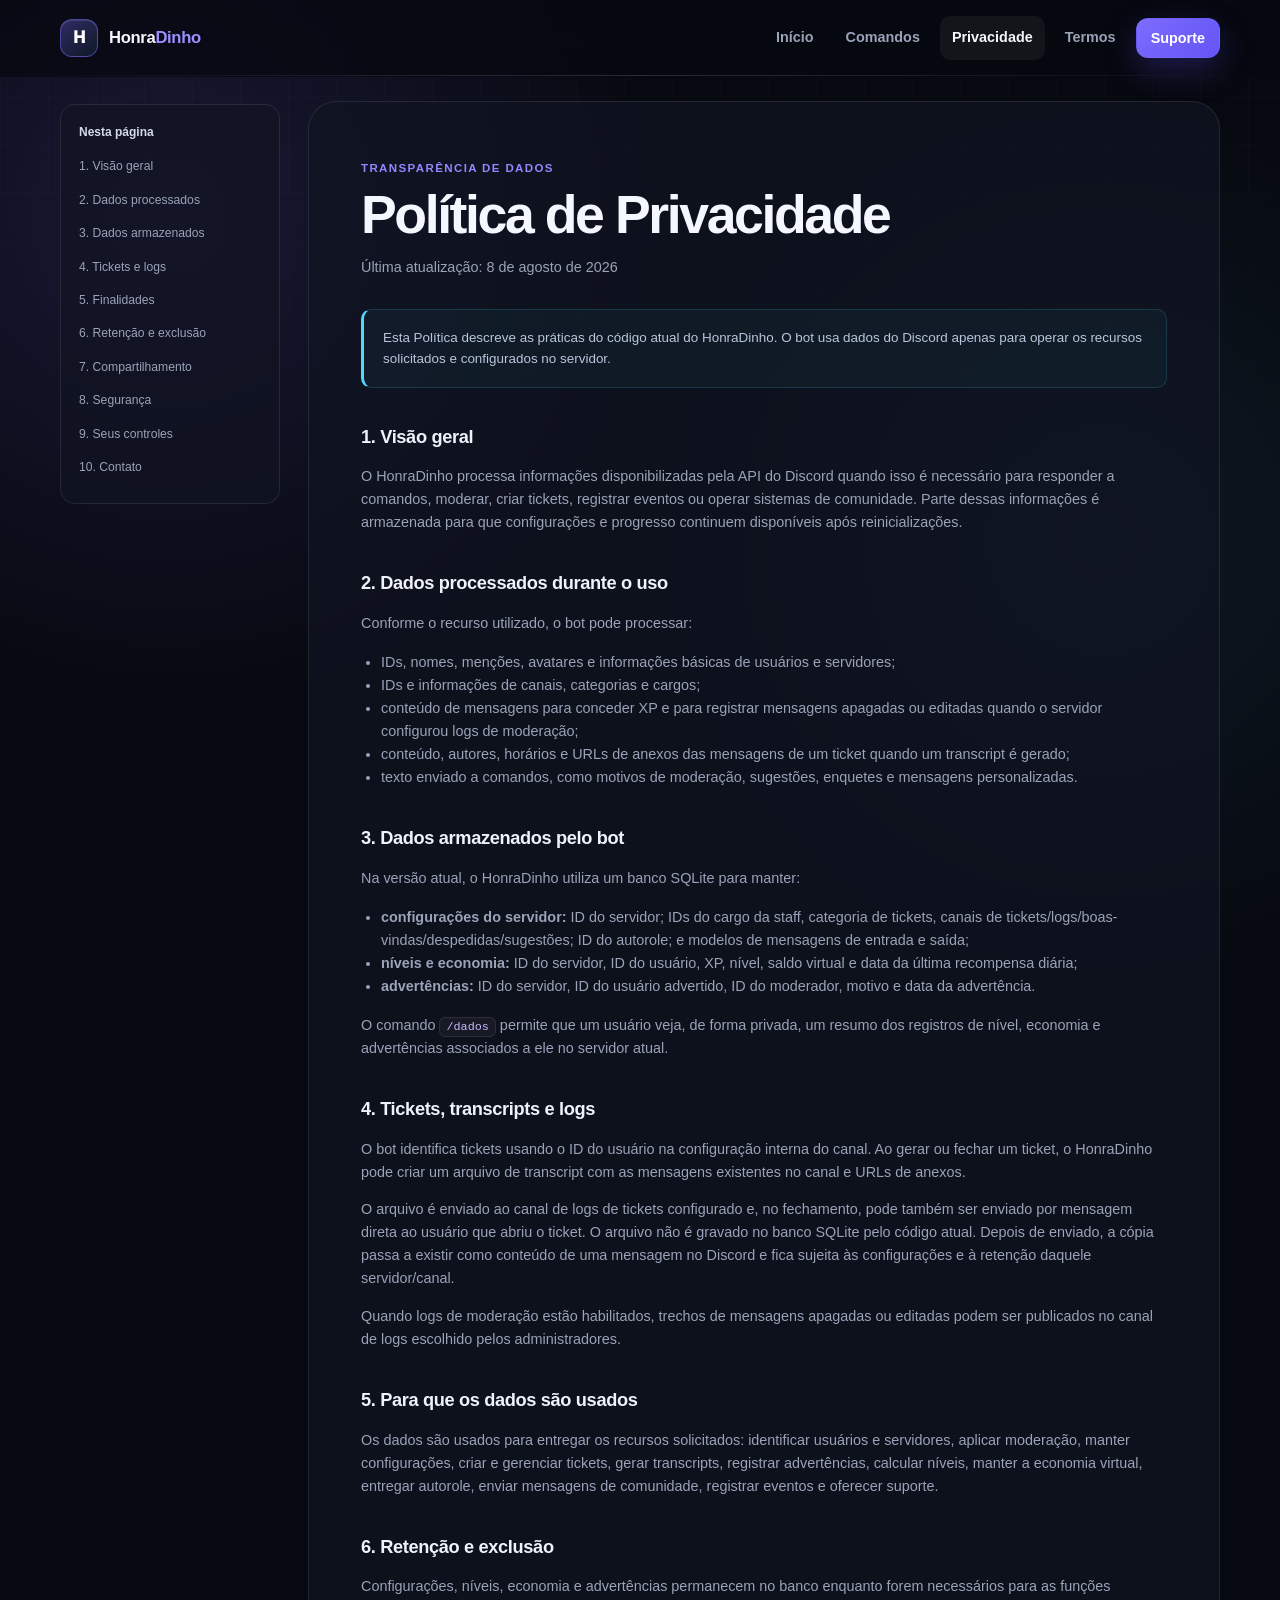
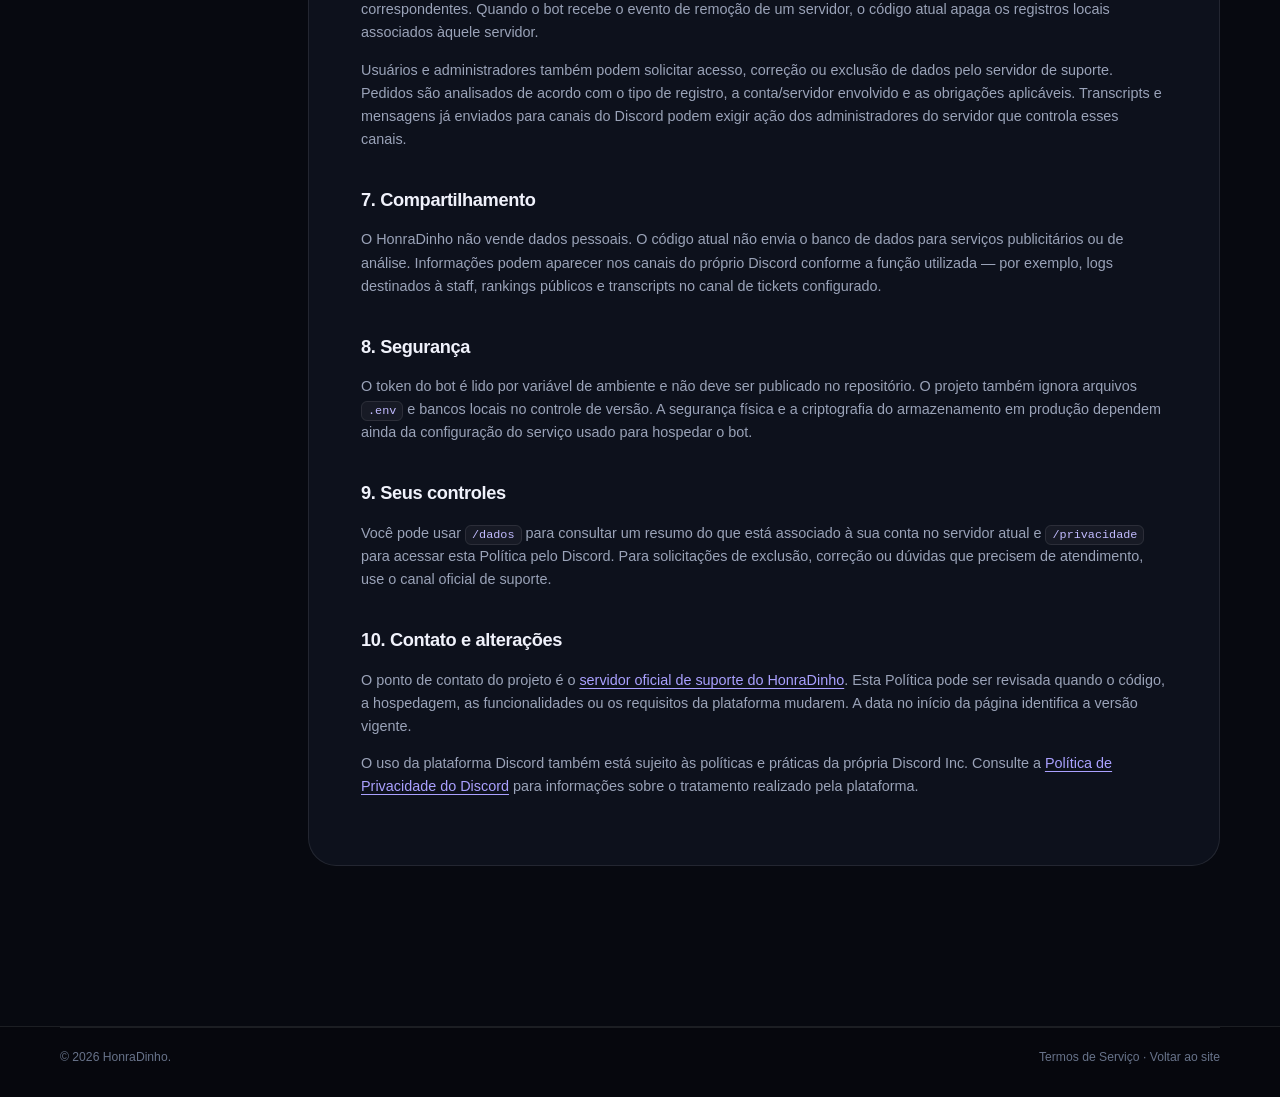
<file: privacy.html>
<!doctype html>
<html lang="pt-BR">
<head>
    <meta charset="utf-8">
    <meta name="viewport" content="width=device-width, initial-scale=1">
    <title>Política de Privacidade — HonraDinho</title>
    <meta name="description" content="Política de Privacidade do bot HonraDinho: dados processados, armazenamento, transcripts, retenção e solicitações de exclusão.">
    <meta name="theme-color" content="#070910">
    <link rel="canonical" href="https://heitormeire.github.io/honradinho-site/privacy.html">
    <link rel="icon" href="favicon.svg" type="image/svg+xml">
    <link rel="stylesheet" href="styles.css">
</head>
<body>
    <a class="skip-link" href="#privacidade">Pular para a Política</a>
    <header class="site-header">
        <nav class="container nav-shell" aria-label="Navegação principal">
            <a class="brand" href="index.html" aria-label="HonraDinho — início"><span class="brand-mark" aria-hidden="true">H</span><span>Honra<span class="brand-accent">Dinho</span></span></a>
            <button class="menu-toggle" type="button" aria-label="Abrir menu" aria-expanded="false" data-menu-toggle><span></span></button>
            <div class="nav-links" data-nav-links>
                <a class="nav-link" href="index.html">Início</a>
                <a class="nav-link" href="comandos.html">Comandos</a>
                <a class="nav-link" href="privacy.html" aria-current="page">Privacidade</a>
                <a class="nav-link" href="terms.html">Termos</a>
                <a class="btn btn-primary btn-sm" href="https://discord.gg/SvZHVPdbR" target="_blank" rel="noopener noreferrer">Suporte</a>
            </div>
        </nav>
    </header>

    <main id="privacidade">
        <div class="container legal-layout">
            <aside class="legal-nav" aria-label="Nesta página">
                <strong>Nesta página</strong>
                <a href="#visao-geral">1. Visão geral</a>
                <a href="#processados">2. Dados processados</a>
                <a href="#armazenados">3. Dados armazenados</a>
                <a href="#tickets">4. Tickets e logs</a>
                <a href="#finalidades">5. Finalidades</a>
                <a href="#retencao">6. Retenção e exclusão</a>
                <a href="#compartilhamento">7. Compartilhamento</a>
                <a href="#seguranca">8. Segurança</a>
                <a href="#direitos">9. Seus controles</a>
                <a href="#contato">10. Contato</a>
            </aside>

            <article class="legal-card">
                <span class="section-label">Transparência de dados</span>
                <h1>Política de Privacidade</h1>
                <p class="legal-updated">Última atualização: 8 de agosto de 2026</p>

                <div class="notice">Esta Política descreve as práticas do código atual do HonraDinho. O bot usa dados do Discord apenas para operar os recursos solicitados e configurados no servidor.</div>

                <h2 id="visao-geral">1. Visão geral</h2>
                <p>O HonraDinho processa informações disponibilizadas pela API do Discord quando isso é necessário para responder a comandos, moderar, criar tickets, registrar eventos ou operar sistemas de comunidade. Parte dessas informações é armazenada para que configurações e progresso continuem disponíveis após reinicializações.</p>

                <h2 id="processados">2. Dados processados durante o uso</h2>
                <p>Conforme o recurso utilizado, o bot pode processar:</p>
                <ul>
                    <li>IDs, nomes, menções, avatares e informações básicas de usuários e servidores;</li>
                    <li>IDs e informações de canais, categorias e cargos;</li>
                    <li>conteúdo de mensagens para conceder XP e para registrar mensagens apagadas ou editadas quando o servidor configurou logs de moderação;</li>
                    <li>conteúdo, autores, horários e URLs de anexos das mensagens de um ticket quando um transcript é gerado;</li>
                    <li>texto enviado a comandos, como motivos de moderação, sugestões, enquetes e mensagens personalizadas.</li>
                </ul>

                <h2 id="armazenados">3. Dados armazenados pelo bot</h2>
                <p>Na versão atual, o HonraDinho utiliza um banco SQLite para manter:</p>
                <ul>
                    <li><strong>configurações do servidor:</strong> ID do servidor; IDs do cargo da staff, categoria de tickets, canais de tickets/logs/boas-vindas/despedidas/sugestões; ID do autorole; e modelos de mensagens de entrada e saída;</li>
                    <li><strong>níveis e economia:</strong> ID do servidor, ID do usuário, XP, nível, saldo virtual e data da última recompensa diária;</li>
                    <li><strong>advertências:</strong> ID do servidor, ID do usuário advertido, ID do moderador, motivo e data da advertência.</li>
                </ul>
                <p>O comando <code>/dados</code> permite que um usuário veja, de forma privada, um resumo dos registros de nível, economia e advertências associados a ele no servidor atual.</p>

                <h2 id="tickets">4. Tickets, transcripts e logs</h2>
                <p>O bot identifica tickets usando o ID do usuário na configuração interna do canal. Ao gerar ou fechar um ticket, o HonraDinho pode criar um arquivo de transcript com as mensagens existentes no canal e URLs de anexos.</p>
                <p>O arquivo é enviado ao canal de logs de tickets configurado e, no fechamento, pode também ser enviado por mensagem direta ao usuário que abriu o ticket. O arquivo não é gravado no banco SQLite pelo código atual. Depois de enviado, a cópia passa a existir como conteúdo de uma mensagem no Discord e fica sujeita às configurações e à retenção daquele servidor/canal.</p>
                <p>Quando logs de moderação estão habilitados, trechos de mensagens apagadas ou editadas podem ser publicados no canal de logs escolhido pelos administradores.</p>

                <h2 id="finalidades">5. Para que os dados são usados</h2>
                <p>Os dados são usados para entregar os recursos solicitados: identificar usuários e servidores, aplicar moderação, manter configurações, criar e gerenciar tickets, gerar transcripts, registrar advertências, calcular níveis, manter a economia virtual, entregar autorole, enviar mensagens de comunidade, registrar eventos e oferecer suporte.</p>

                <h2 id="retencao">6. Retenção e exclusão</h2>
                <p>Configurações, níveis, economia e advertências permanecem no banco enquanto forem necessários para as funções correspondentes. Quando o bot recebe o evento de remoção de um servidor, o código atual apaga os registros locais associados àquele servidor.</p>
                <p>Usuários e administradores também podem solicitar acesso, correção ou exclusão de dados pelo servidor de suporte. Pedidos são analisados de acordo com o tipo de registro, a conta/servidor envolvido e as obrigações aplicáveis. Transcripts e mensagens já enviados para canais do Discord podem exigir ação dos administradores do servidor que controla esses canais.</p>

                <h2 id="compartilhamento">7. Compartilhamento</h2>
                <p>O HonraDinho não vende dados pessoais. O código atual não envia o banco de dados para serviços publicitários ou de análise. Informações podem aparecer nos canais do próprio Discord conforme a função utilizada — por exemplo, logs destinados à staff, rankings públicos e transcripts no canal de tickets configurado.</p>

                <h2 id="seguranca">8. Segurança</h2>
                <p>O token do bot é lido por variável de ambiente e não deve ser publicado no repositório. O projeto também ignora arquivos <code>.env</code> e bancos locais no controle de versão. A segurança física e a criptografia do armazenamento em produção dependem ainda da configuração do serviço usado para hospedar o bot.</p>

                <h2 id="direitos">9. Seus controles</h2>
                <p>Você pode usar <code>/dados</code> para consultar um resumo do que está associado à sua conta no servidor atual e <code>/privacidade</code> para acessar esta Política pelo Discord. Para solicitações de exclusão, correção ou dúvidas que precisem de atendimento, use o canal oficial de suporte.</p>

                <h2 id="contato">10. Contato e alterações</h2>
                <p>O ponto de contato do projeto é o <a href="https://discord.gg/SvZHVPdbR" target="_blank" rel="noopener noreferrer">servidor oficial de suporte do HonraDinho</a>. Esta Política pode ser revisada quando o código, a hospedagem, as funcionalidades ou os requisitos da plataforma mudarem. A data no início da página identifica a versão vigente.</p>
                <p>O uso da plataforma Discord também está sujeito às políticas e práticas da própria Discord Inc. Consulte a <a href="https://discord.com/privacy" target="_blank" rel="noopener noreferrer">Política de Privacidade do Discord</a> para informações sobre o tratamento realizado pela plataforma.</p>
            </article>
        </div>
    </main>

    <footer class="site-footer">
        <div class="container footer-bottom"><span>© <span data-current-year>2026</span> HonraDinho.</span><span><a href="terms.html">Termos de Serviço</a> · <a href="index.html">Voltar ao site</a></span></div>
    </footer>
    <script src="app.js" defer></script>
</body>
</html>
</file>
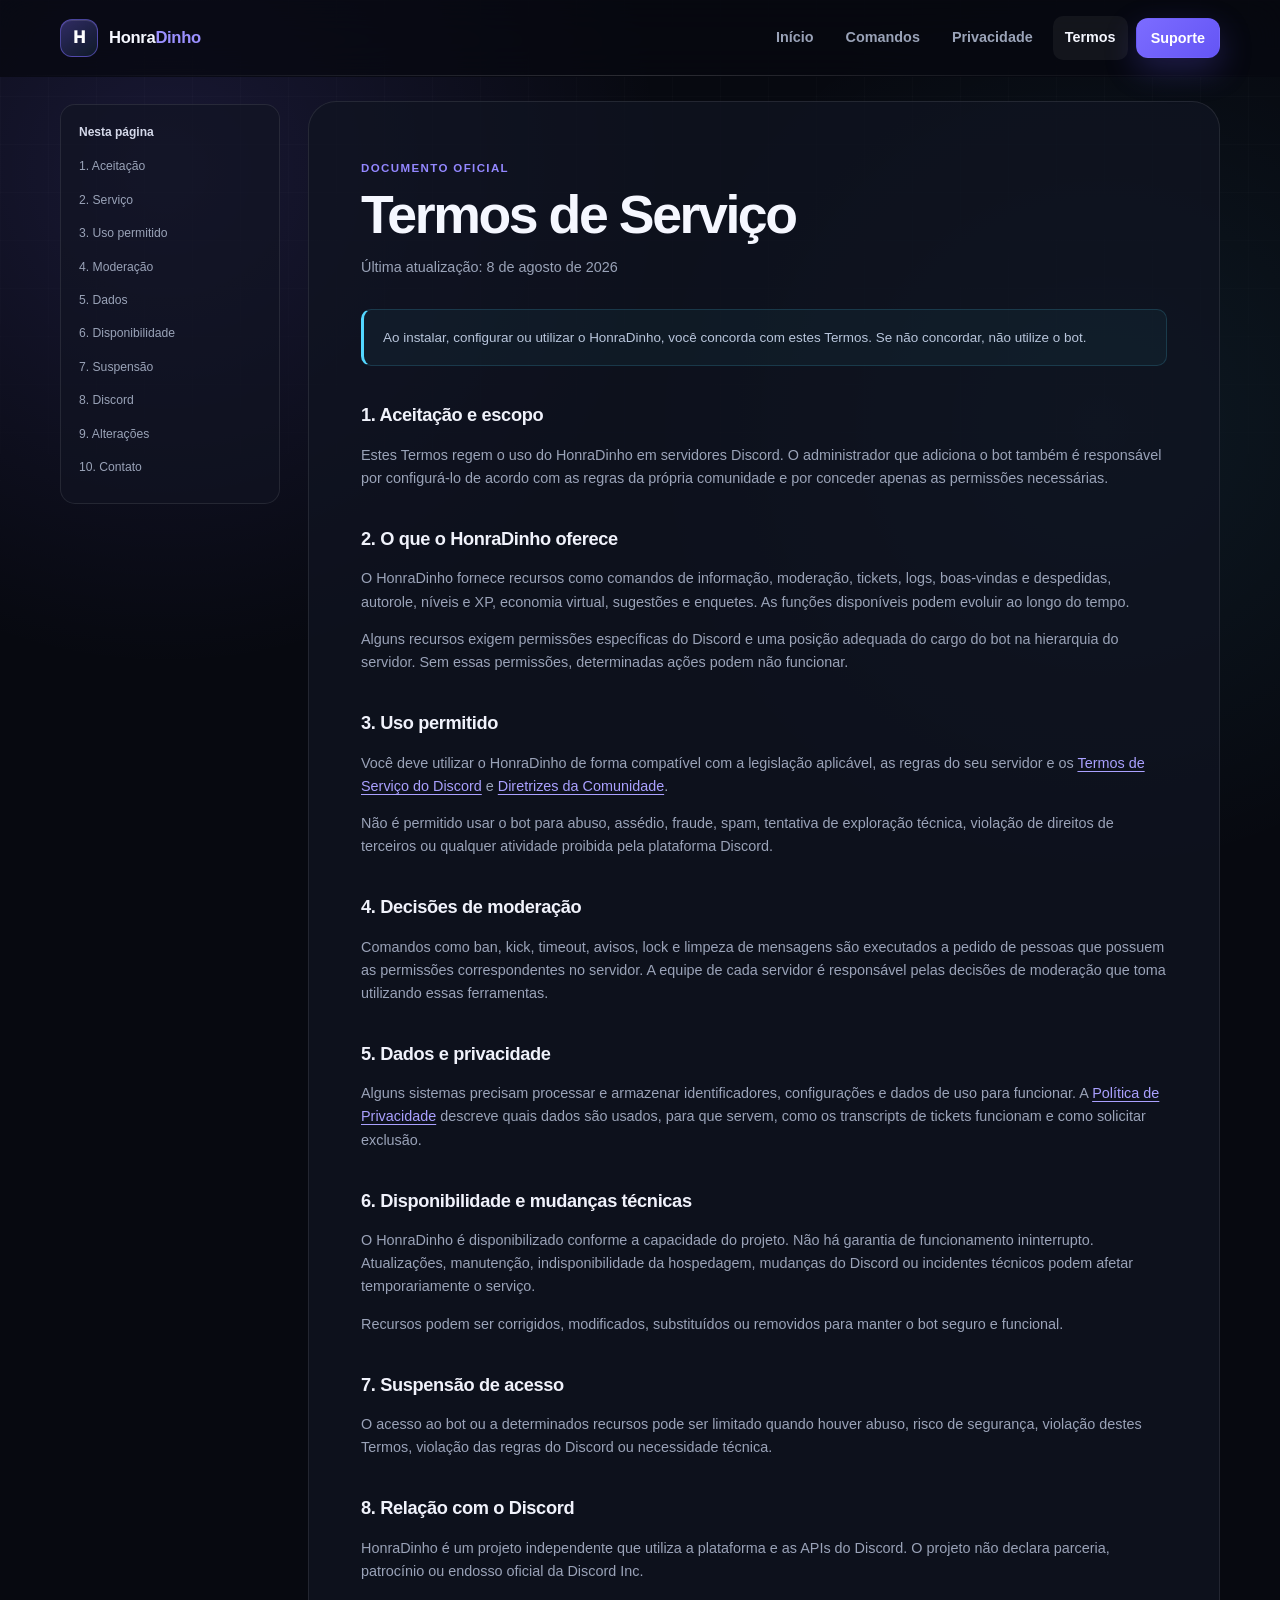
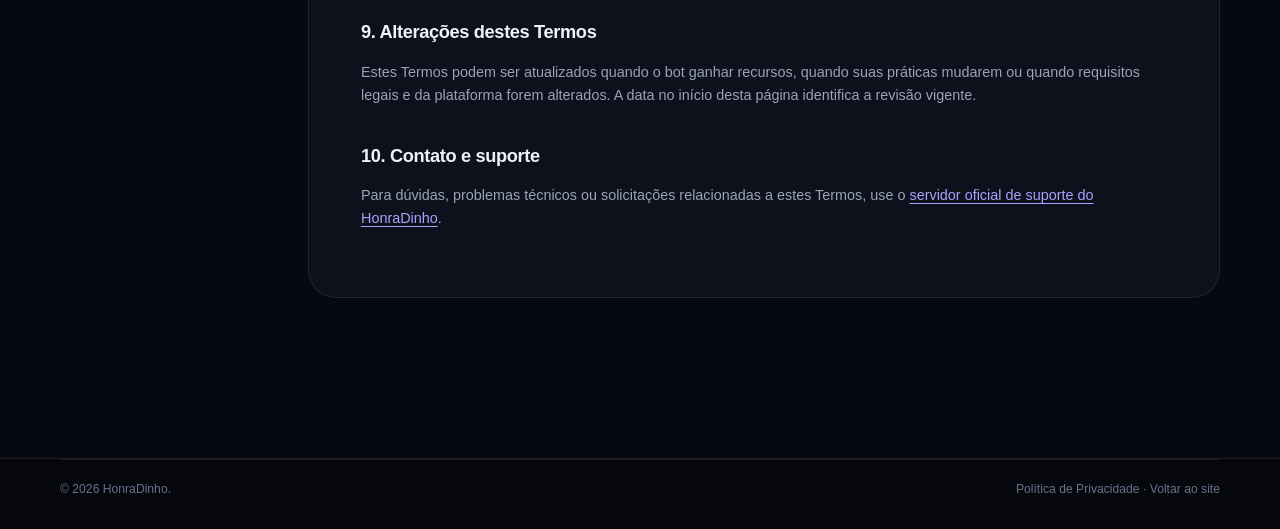
<file: terms.html>
<!doctype html>
<html lang="pt-BR">
<head>
    <meta charset="utf-8">
    <meta name="viewport" content="width=device-width, initial-scale=1">
    <title>Termos de Serviço — HonraDinho</title>
    <meta name="description" content="Termos de Serviço do bot HonraDinho para Discord.">
    <meta name="theme-color" content="#070910">
    <link rel="canonical" href="https://heitormeire.github.io/honradinho-site/terms.html">
    <link rel="icon" href="favicon.svg" type="image/svg+xml">
    <link rel="stylesheet" href="styles.css">
</head>
<body>
    <a class="skip-link" href="#termos">Pular para os Termos</a>
    <header class="site-header">
        <nav class="container nav-shell" aria-label="Navegação principal">
            <a class="brand" href="index.html" aria-label="HonraDinho — início"><span class="brand-mark" aria-hidden="true">H</span><span>Honra<span class="brand-accent">Dinho</span></span></a>
            <button class="menu-toggle" type="button" aria-label="Abrir menu" aria-expanded="false" data-menu-toggle><span></span></button>
            <div class="nav-links" data-nav-links>
                <a class="nav-link" href="index.html">Início</a>
                <a class="nav-link" href="comandos.html">Comandos</a>
                <a class="nav-link" href="privacy.html">Privacidade</a>
                <a class="nav-link" href="terms.html" aria-current="page">Termos</a>
                <a class="btn btn-primary btn-sm" href="https://discord.gg/SvZHVPdbR" target="_blank" rel="noopener noreferrer">Suporte</a>
            </div>
        </nav>
    </header>

    <main id="termos">
        <div class="container legal-layout">
            <aside class="legal-nav" aria-label="Nesta página">
                <strong>Nesta página</strong>
                <a href="#aceitacao">1. Aceitação</a>
                <a href="#servico">2. Serviço</a>
                <a href="#uso">3. Uso permitido</a>
                <a href="#moderacao">4. Moderação</a>
                <a href="#dados">5. Dados</a>
                <a href="#disponibilidade">6. Disponibilidade</a>
                <a href="#suspensao">7. Suspensão</a>
                <a href="#discord">8. Discord</a>
                <a href="#alteracoes">9. Alterações</a>
                <a href="#contato">10. Contato</a>
            </aside>

            <article class="legal-card">
                <span class="section-label">Documento oficial</span>
                <h1>Termos de Serviço</h1>
                <p class="legal-updated">Última atualização: 8 de agosto de 2026</p>

                <div class="notice">Ao instalar, configurar ou utilizar o HonraDinho, você concorda com estes Termos. Se não concordar, não utilize o bot.</div>

                <h2 id="aceitacao">1. Aceitação e escopo</h2>
                <p>Estes Termos regem o uso do HonraDinho em servidores Discord. O administrador que adiciona o bot também é responsável por configurá-lo de acordo com as regras da própria comunidade e por conceder apenas as permissões necessárias.</p>

                <h2 id="servico">2. O que o HonraDinho oferece</h2>
                <p>O HonraDinho fornece recursos como comandos de informação, moderação, tickets, logs, boas-vindas e despedidas, autorole, níveis e XP, economia virtual, sugestões e enquetes. As funções disponíveis podem evoluir ao longo do tempo.</p>
                <p>Alguns recursos exigem permissões específicas do Discord e uma posição adequada do cargo do bot na hierarquia do servidor. Sem essas permissões, determinadas ações podem não funcionar.</p>

                <h2 id="uso">3. Uso permitido</h2>
                <p>Você deve utilizar o HonraDinho de forma compatível com a legislação aplicável, as regras do seu servidor e os <a href="https://discord.com/terms" target="_blank" rel="noopener noreferrer">Termos de Serviço do Discord</a> e <a href="https://discord.com/guidelines" target="_blank" rel="noopener noreferrer">Diretrizes da Comunidade</a>.</p>
                <p>Não é permitido usar o bot para abuso, assédio, fraude, spam, tentativa de exploração técnica, violação de direitos de terceiros ou qualquer atividade proibida pela plataforma Discord.</p>

                <h2 id="moderacao">4. Decisões de moderação</h2>
                <p>Comandos como ban, kick, timeout, avisos, lock e limpeza de mensagens são executados a pedido de pessoas que possuem as permissões correspondentes no servidor. A equipe de cada servidor é responsável pelas decisões de moderação que toma utilizando essas ferramentas.</p>

                <h2 id="dados">5. Dados e privacidade</h2>
                <p>Alguns sistemas precisam processar e armazenar identificadores, configurações e dados de uso para funcionar. A <a href="privacy.html">Política de Privacidade</a> descreve quais dados são usados, para que servem, como os transcripts de tickets funcionam e como solicitar exclusão.</p>

                <h2 id="disponibilidade">6. Disponibilidade e mudanças técnicas</h2>
                <p>O HonraDinho é disponibilizado conforme a capacidade do projeto. Não há garantia de funcionamento ininterrupto. Atualizações, manutenção, indisponibilidade da hospedagem, mudanças do Discord ou incidentes técnicos podem afetar temporariamente o serviço.</p>
                <p>Recursos podem ser corrigidos, modificados, substituídos ou removidos para manter o bot seguro e funcional.</p>

                <h2 id="suspensao">7. Suspensão de acesso</h2>
                <p>O acesso ao bot ou a determinados recursos pode ser limitado quando houver abuso, risco de segurança, violação destes Termos, violação das regras do Discord ou necessidade técnica.</p>

                <h2 id="discord">8. Relação com o Discord</h2>
                <p>HonraDinho é um projeto independente que utiliza a plataforma e as APIs do Discord. O projeto não declara parceria, patrocínio ou endosso oficial da Discord Inc.</p>

                <h2 id="alteracoes">9. Alterações destes Termos</h2>
                <p>Estes Termos podem ser atualizados quando o bot ganhar recursos, quando suas práticas mudarem ou quando requisitos legais e da plataforma forem alterados. A data no início desta página identifica a revisão vigente.</p>

                <h2 id="contato">10. Contato e suporte</h2>
                <p>Para dúvidas, problemas técnicos ou solicitações relacionadas a estes Termos, use o <a href="https://discord.gg/SvZHVPdbR" target="_blank" rel="noopener noreferrer">servidor oficial de suporte do HonraDinho</a>.</p>
            </article>
        </div>
    </main>

    <footer class="site-footer">
        <div class="container footer-bottom"><span>© <span data-current-year>2026</span> HonraDinho.</span><span><a href="privacy.html">Política de Privacidade</a> · <a href="index.html">Voltar ao site</a></span></div>
    </footer>
    <script src="app.js" defer></script>
</body>
</html>
</file>
<file: styles.css>
:root {
    color-scheme: dark;
    --bg: #070910;
    --bg-soft: #0c0f1a;
    --surface: #111522;
    --surface-2: #151a2a;
    --line: rgba(255, 255, 255, 0.09);
    --line-strong: rgba(255, 255, 255, 0.15);
    --text: #f5f7ff;
    --muted: #9aa3b8;
    --primary: #7c6cff;
    --primary-strong: #6455f5;
    --cyan: #53d7ff;
    --green: #42e6a4;
    --yellow: #ffd166;
    --danger: #ff6f91;
    --shadow: 0 24px 80px rgba(0, 0, 0, 0.35);
    --radius-lg: 28px;
    --radius-md: 18px;
    --radius-sm: 12px;
    --container: 1160px;
}

* {
    box-sizing: border-box;
}

html {
    scroll-behavior: smooth;
    scroll-padding-top: 96px;
}

body {
    margin: 0;
    min-height: 100vh;
    font-family: Inter, ui-sans-serif, -apple-system, BlinkMacSystemFont, "Segoe UI", sans-serif;
    color: var(--text);
    background:
        radial-gradient(circle at 13% 8%, rgba(124, 108, 255, 0.15), transparent 31rem),
        radial-gradient(circle at 86% 20%, rgba(83, 215, 255, 0.08), transparent 28rem),
        var(--bg);
    line-height: 1.6;
    overflow-x: hidden;
}

body::before {
    content: "";
    position: fixed;
    inset: 0;
    z-index: -2;
    pointer-events: none;
    background-image:
        linear-gradient(rgba(255, 255, 255, 0.018) 1px, transparent 1px),
        linear-gradient(90deg, rgba(255, 255, 255, 0.018) 1px, transparent 1px);
    background-size: 48px 48px;
    mask-image: linear-gradient(to bottom, black, transparent 72%);
}

::selection {
    background: rgba(124, 108, 255, 0.45);
    color: #fff;
}

a {
    color: inherit;
    text-decoration: none;
}

button,
input {
    font: inherit;
}

button,
a {
    -webkit-tap-highlight-color: transparent;
}

:focus-visible {
    outline: 3px solid rgba(83, 215, 255, 0.8);
    outline-offset: 3px;
}

.skip-link {
    position: fixed;
    top: 12px;
    left: 12px;
    z-index: 9999;
    transform: translateY(-140%);
    padding: 10px 14px;
    border-radius: 10px;
    background: #fff;
    color: #090b12;
    font-weight: 800;
}

.skip-link:focus {
    transform: translateY(0);
}

.container {
    width: min(calc(100% - 40px), var(--container));
    margin-inline: auto;
}

.site-header {
    position: sticky;
    top: 0;
    z-index: 1000;
    border-bottom: 1px solid transparent;
    background: rgba(7, 9, 16, 0.76);
    backdrop-filter: blur(18px);
}

.site-header::after {
    content: "";
    position: absolute;
    inset: auto 0 0;
    height: 1px;
    background: linear-gradient(90deg, transparent, var(--line-strong), transparent);
}

.nav-shell {
    min-height: 76px;
    display: flex;
    align-items: center;
    justify-content: space-between;
    gap: 24px;
}

.brand {
    display: inline-flex;
    align-items: center;
    gap: 11px;
    font-size: 1.04rem;
    font-weight: 900;
    letter-spacing: -0.02em;
}

.brand-mark {
    width: 38px;
    height: 38px;
    display: grid;
    place-items: center;
    border: 1px solid rgba(124, 108, 255, 0.5);
    border-radius: 12px;
    background: linear-gradient(145deg, rgba(124, 108, 255, 0.34), rgba(83, 215, 255, 0.08));
    box-shadow: inset 0 1px rgba(255, 255, 255, 0.12);
    color: #fff;
    font-weight: 950;
}

.brand-accent {
    color: #9b90ff;
}

.nav-links {
    display: flex;
    align-items: center;
    gap: 8px;
}

.nav-link {
    padding: 10px 12px;
    border-radius: 10px;
    color: var(--muted);
    font-size: 0.9rem;
    font-weight: 700;
    transition: color 160ms ease, background 160ms ease;
}

.nav-link:hover,
.nav-link[aria-current="page"] {
    color: var(--text);
    background: rgba(255, 255, 255, 0.05);
}

.menu-toggle {
    width: 44px;
    height: 44px;
    display: none;
    place-items: center;
    border: 1px solid var(--line);
    border-radius: 12px;
    background: var(--surface);
    color: var(--text);
    cursor: pointer;
}

.menu-toggle span,
.menu-toggle::before,
.menu-toggle::after {
    content: "";
    width: 18px;
    height: 2px;
    display: block;
    border-radius: 99px;
    background: currentColor;
    transition: transform 180ms ease, opacity 180ms ease;
}

.menu-toggle span {
    margin: 4px 0;
}

.menu-toggle[aria-expanded="true"] span {
    opacity: 0;
}

.menu-toggle[aria-expanded="true"]::before {
    transform: translateY(6px) rotate(45deg);
}

.menu-toggle[aria-expanded="true"]::after {
    transform: translateY(-6px) rotate(-45deg);
}

.btn {
    min-height: 46px;
    display: inline-flex;
    align-items: center;
    justify-content: center;
    gap: 9px;
    padding: 11px 17px;
    border: 1px solid transparent;
    border-radius: 12px;
    font-size: 0.9rem;
    font-weight: 850;
    line-height: 1;
    transition: transform 170ms ease, border-color 170ms ease, background 170ms ease, box-shadow 170ms ease;
}

.btn:hover {
    transform: translateY(-2px);
}

.btn-primary {
    background: linear-gradient(135deg, var(--primary), var(--primary-strong));
    color: #fff;
    box-shadow: 0 12px 32px rgba(100, 85, 245, 0.26);
}

.btn-primary:hover {
    box-shadow: 0 16px 42px rgba(100, 85, 245, 0.34);
}

.btn-secondary {
    border-color: var(--line-strong);
    background: rgba(255, 255, 255, 0.045);
    color: var(--text);
}

.btn-secondary:hover {
    border-color: rgba(124, 108, 255, 0.48);
    background: rgba(124, 108, 255, 0.08);
}

.btn-sm {
    min-height: 40px;
    padding-inline: 14px;
}

.hero {
    position: relative;
    padding: 104px 0 70px;
}

.hero-grid {
    display: grid;
    grid-template-columns: minmax(0, 1.08fr) minmax(360px, 0.92fr);
    align-items: center;
    gap: clamp(42px, 7vw, 90px);
}

.eyebrow {
    width: fit-content;
    display: inline-flex;
    align-items: center;
    gap: 9px;
    margin: 0 0 20px;
    padding: 8px 12px;
    border: 1px solid rgba(124, 108, 255, 0.3);
    border-radius: 999px;
    background: rgba(124, 108, 255, 0.08);
    color: #b7afff;
    font-size: 0.75rem;
    font-weight: 850;
    letter-spacing: 0.08em;
    text-transform: uppercase;
}

.eyebrow-dot {
    width: 7px;
    height: 7px;
    border-radius: 50%;
    background: var(--green);
    box-shadow: 0 0 0 5px rgba(66, 230, 164, 0.1);
}

.hero h1,
.page-hero h1,
.error-page h1 {
    margin: 0;
    font-size: clamp(3.1rem, 7.2vw, 6.25rem);
    line-height: 0.95;
    letter-spacing: -0.065em;
}

.gradient-text {
    color: transparent;
    background: linear-gradient(110deg, #a69cff 4%, #7c6cff 48%, #61d6ff 100%);
    -webkit-background-clip: text;
    background-clip: text;
}

.hero-copy {
    max-width: 650px;
    margin: 25px 0 0;
    color: var(--muted);
    font-size: clamp(1.02rem, 1.6vw, 1.17rem);
}

.hero-actions,
.cta-actions {
    display: flex;
    flex-wrap: wrap;
    gap: 12px;
    margin-top: 30px;
}

.hero-note {
    display: flex;
    flex-wrap: wrap;
    gap: 9px 16px;
    margin-top: 24px;
    color: #7f8aa2;
    font-size: 0.8rem;
    font-weight: 650;
}

.hero-note span {
    display: inline-flex;
    align-items: center;
    gap: 7px;
}

.hero-note span::before {
    content: "✓";
    color: var(--green);
    font-weight: 950;
}

.bot-panel-wrap {
    position: relative;
}

.bot-panel-wrap::before {
    content: "";
    position: absolute;
    inset: 14% 4%;
    z-index: -1;
    border-radius: 50%;
    background: rgba(124, 108, 255, 0.28);
    filter: blur(80px);
}

.bot-panel {
    position: relative;
    overflow: hidden;
    padding: 24px;
    border: 1px solid var(--line-strong);
    border-radius: var(--radius-lg);
    background: linear-gradient(145deg, rgba(21, 26, 42, 0.96), rgba(11, 14, 24, 0.96));
    box-shadow: var(--shadow);
}

.bot-panel::after {
    content: "";
    position: absolute;
    width: 220px;
    height: 220px;
    right: -110px;
    top: -120px;
    border-radius: 50%;
    background: rgba(83, 215, 255, 0.09);
    filter: blur(20px);
}

.bot-profile {
    display: flex;
    align-items: center;
    gap: 15px;
    padding-bottom: 20px;
    border-bottom: 1px solid var(--line);
}

.bot-avatar {
    width: 58px;
    height: 58px;
    display: grid;
    place-items: center;
    flex: 0 0 auto;
    border: 1px solid rgba(124, 108, 255, 0.5);
    border-radius: 18px;
    background: linear-gradient(145deg, #7667ff, #4337bc);
    box-shadow: 0 14px 32px rgba(70, 54, 190, 0.35);
    font-size: 1.45rem;
    font-weight: 950;
}

.bot-name {
    margin: 0;
    font-size: 1.08rem;
    font-weight: 900;
}

.bot-status {
    display: flex;
    align-items: center;
    gap: 7px;
    margin-top: 3px;
    color: var(--muted);
    font-size: 0.8rem;
}

.status-dot {
    width: 8px;
    height: 8px;
    border-radius: 50%;
    background: var(--green);
}

.panel-kicker {
    margin: 22px 0 13px;
    color: #737e97;
    font-size: 0.7rem;
    font-weight: 850;
    letter-spacing: 0.11em;
    text-transform: uppercase;
}

.system-list {
    display: grid;
    gap: 10px;
}

.system-row {
    display: flex;
    align-items: center;
    justify-content: space-between;
    gap: 14px;
    padding: 13px 14px;
    border: 1px solid var(--line);
    border-radius: 13px;
    background: rgba(255, 255, 255, 0.025);
    font-size: 0.84rem;
    font-weight: 750;
}

.system-row span:first-child {
    display: flex;
    align-items: center;
    gap: 9px;
}

.live-pill {
    padding: 4px 7px;
    border-radius: 999px;
    background: rgba(66, 230, 164, 0.1);
    color: #76efbd;
    font-size: 0.64rem;
    font-weight: 900;
    letter-spacing: 0.06em;
    text-transform: uppercase;
}

.stats-strip {
    padding: 24px 0 0;
}

.stats-grid {
    display: grid;
    grid-template-columns: repeat(4, 1fr);
    overflow: hidden;
    border: 1px solid var(--line);
    border-radius: 20px;
    background: rgba(17, 21, 34, 0.7);
}

.stat-item {
    padding: 23px 24px;
    border-right: 1px solid var(--line);
}

.stat-item:last-child {
    border-right: 0;
}

.stat-value {
    display: block;
    margin-bottom: 2px;
    font-size: 1.6rem;
    font-weight: 950;
    letter-spacing: -0.035em;
}

.stat-label {
    color: var(--muted);
    font-size: 0.78rem;
}

.section {
    padding: 104px 0;
}

.section-compact {
    padding: 76px 0;
}

.section-heading {
    max-width: 700px;
    margin-bottom: 42px;
}

.section-heading.center {
    margin-inline: auto;
    text-align: center;
}

.section-label {
    display: inline-block;
    margin-bottom: 9px;
    color: #9387ff;
    font-size: 0.72rem;
    font-weight: 900;
    letter-spacing: 0.12em;
    text-transform: uppercase;
}

.section-heading h2,
.cta-card h2,
.legal-card h1 {
    margin: 0;
    font-size: clamp(2rem, 4.4vw, 3.35rem);
    line-height: 1.05;
    letter-spacing: -0.045em;
}

.section-heading p,
.cta-card > p {
    margin: 14px 0 0;
    color: var(--muted);
}

.feature-grid {
    display: grid;
    grid-template-columns: repeat(3, 1fr);
    gap: 14px;
}

.feature-card,
.step-card,
.command-card,
.info-card {
    border: 1px solid var(--line);
    background: linear-gradient(145deg, rgba(19, 23, 38, 0.9), rgba(13, 16, 27, 0.9));
}

.feature-card {
    min-height: 230px;
    padding: 26px;
    border-radius: var(--radius-md);
    transition: transform 180ms ease, border-color 180ms ease;
}

.feature-card:hover {
    transform: translateY(-4px);
    border-color: rgba(124, 108, 255, 0.35);
}

.feature-icon {
    width: 48px;
    height: 48px;
    display: grid;
    place-items: center;
    margin-bottom: 22px;
    border: 1px solid rgba(124, 108, 255, 0.25);
    border-radius: 14px;
    background: rgba(124, 108, 255, 0.09);
    font-size: 1.25rem;
}

.feature-card h3,
.step-card h3,
.info-card h3 {
    margin: 0 0 8px;
    font-size: 1rem;
    letter-spacing: -0.01em;
}

.feature-card p,
.step-card p,
.info-card p {
    margin: 0;
    color: var(--muted);
    font-size: 0.86rem;
}

.feature-meta {
    display: inline-flex;
    margin-top: 17px;
    color: #75e8b7;
    font-size: 0.72rem;
    font-weight: 800;
}

.command-showcase {
    display: grid;
    grid-template-columns: 0.9fr 1.1fr;
    align-items: center;
    gap: 58px;
}

.showcase-copy h2 {
    margin: 0;
    font-size: clamp(2.2rem, 4.5vw, 3.6rem);
    line-height: 1.03;
    letter-spacing: -0.05em;
}

.showcase-copy p {
    margin: 16px 0 0;
    color: var(--muted);
}

.showcase-copy .btn {
    margin-top: 25px;
}

.command-window {
    overflow: hidden;
    border: 1px solid var(--line-strong);
    border-radius: 22px;
    background: #0c0f19;
    box-shadow: var(--shadow);
}

.window-bar {
    display: flex;
    align-items: center;
    justify-content: space-between;
    padding: 14px 17px;
    border-bottom: 1px solid var(--line);
    color: #7f89a0;
    font-size: 0.72rem;
    font-weight: 750;
}

.window-dots {
    display: flex;
    gap: 5px;
}

.window-dots i {
    width: 7px;
    height: 7px;
    display: block;
    border-radius: 50%;
    background: #353b4b;
}

.preview-command {
    display: grid;
    grid-template-columns: 140px 1fr;
    gap: 20px;
    padding: 16px 18px;
    border-bottom: 1px solid var(--line);
}

.preview-command:last-child {
    border-bottom: 0;
}

.preview-command code {
    color: #ada5ff;
    font: 800 0.82rem ui-monospace, SFMono-Regular, Menlo, monospace;
}

.preview-command span {
    color: var(--muted);
    font-size: 0.8rem;
}

.steps-grid {
    display: grid;
    grid-template-columns: repeat(4, 1fr);
    gap: 14px;
}

.step-card {
    position: relative;
    padding: 24px;
    border-radius: var(--radius-md);
}

.step-number {
    width: 34px;
    height: 34px;
    display: grid;
    place-items: center;
    margin-bottom: 22px;
    border-radius: 10px;
    background: rgba(124, 108, 255, 0.12);
    color: #afa7ff;
    font-size: 0.75rem;
    font-weight: 950;
}

.step-card code,
.legal-card code {
    padding: 2px 6px;
    border: 1px solid var(--line);
    border-radius: 6px;
    background: rgba(255, 255, 255, 0.04);
    color: #c2bcff;
    font-size: 0.82em;
}

.support-grid {
    display: grid;
    grid-template-columns: repeat(2, 1fr);
    gap: 14px;
}

.info-card {
    padding: 27px;
    border-radius: var(--radius-md);
}

.info-card .btn {
    margin-top: 18px;
}

.cta-card {
    position: relative;
    overflow: hidden;
    padding: clamp(34px, 6vw, 70px);
    border: 1px solid rgba(124, 108, 255, 0.28);
    border-radius: var(--radius-lg);
    background:
        radial-gradient(circle at 80% 25%, rgba(83, 215, 255, 0.11), transparent 30%),
        linear-gradient(135deg, rgba(124, 108, 255, 0.16), rgba(17, 21, 34, 0.88) 58%);
}

.cta-card::after {
    content: "H";
    position: absolute;
    right: 3%;
    bottom: -43%;
    color: rgba(255, 255, 255, 0.025);
    font-size: clamp(15rem, 35vw, 27rem);
    font-weight: 1000;
    line-height: 1;
    pointer-events: none;
}

.cta-card > * {
    position: relative;
    z-index: 1;
    max-width: 700px;
}

.site-footer {
    margin-top: 70px;
    border-top: 1px solid var(--line);
    background: rgba(6, 8, 14, 0.7);
}

.footer-grid {
    display: grid;
    grid-template-columns: 1.5fr repeat(3, 1fr);
    gap: 40px;
    padding: 50px 0 38px;
}

.footer-copy {
    max-width: 320px;
    margin: 14px 0 0;
    color: var(--muted);
    font-size: 0.82rem;
}

.footer-column h2 {
    margin: 0 0 12px;
    color: #d8dcef;
    font-size: 0.75rem;
    letter-spacing: 0.08em;
    text-transform: uppercase;
}

.footer-column a {
    display: block;
    width: fit-content;
    margin: 8px 0;
    color: var(--muted);
    font-size: 0.82rem;
}

.footer-column a:hover {
    color: var(--text);
}

.footer-bottom {
    display: flex;
    justify-content: space-between;
    gap: 20px;
    padding: 20px 0 30px;
    border-top: 1px solid var(--line);
    color: #68738a;
    font-size: 0.76rem;
}

.page-hero {
    padding: 86px 0 46px;
    text-align: center;
}

.page-hero h1 {
    max-width: 900px;
    margin-inline: auto;
    font-size: clamp(3rem, 7vw, 5.4rem);
}

.page-hero p {
    max-width: 670px;
    margin: 20px auto 0;
    color: var(--muted);
}

.command-tools {
    position: sticky;
    top: 76px;
    z-index: 50;
    padding: 16px 0;
    border-block: 1px solid var(--line);
    background: rgba(7, 9, 16, 0.88);
    backdrop-filter: blur(18px);
}

.command-tools-inner {
    display: flex;
    align-items: center;
    gap: 12px;
}

.search-box {
    min-width: 260px;
    flex: 1;
    position: relative;
}

.search-box input {
    width: 100%;
    height: 46px;
    padding: 0 16px 0 42px;
    border: 1px solid var(--line-strong);
    border-radius: 12px;
    background: var(--surface);
    color: var(--text);
    outline: none;
}

.search-box input:focus {
    border-color: rgba(124, 108, 255, 0.7);
    box-shadow: 0 0 0 4px rgba(124, 108, 255, 0.09);
}

.search-box::before {
    content: "⌕";
    position: absolute;
    left: 15px;
    top: 50%;
    transform: translateY(-50%);
    color: #7e879d;
    font-size: 1.2rem;
}

.filter-list {
    display: flex;
    gap: 7px;
    overflow-x: auto;
    scrollbar-width: none;
}

.filter-list::-webkit-scrollbar {
    display: none;
}

.filter-chip {
    height: 40px;
    flex: 0 0 auto;
    padding: 0 13px;
    border: 1px solid var(--line);
    border-radius: 999px;
    background: rgba(255, 255, 255, 0.025);
    color: var(--muted);
    cursor: pointer;
    font-size: 0.76rem;
    font-weight: 800;
}

.filter-chip:hover,
.filter-chip.is-active {
    border-color: rgba(124, 108, 255, 0.38);
    background: rgba(124, 108, 255, 0.11);
    color: #beb8ff;
}

.commands-main {
    padding: 56px 0 110px;
}

.results-meta {
    margin: 0 0 32px;
    color: var(--muted);
    font-size: 0.82rem;
}

.results-meta strong {
    color: var(--text);
}

.command-section {
    margin-top: 50px;
}

.command-section:first-of-type {
    margin-top: 0;
}

.command-section.is-hidden {
    display: none;
}

.command-section-heading {
    display: flex;
    align-items: end;
    justify-content: space-between;
    gap: 20px;
    margin-bottom: 18px;
}

.command-section-heading h2 {
    margin: 0;
    font-size: 1.3rem;
    letter-spacing: -0.025em;
}

.command-section-heading span {
    color: #737d93;
    font-size: 0.76rem;
}

.commands-grid {
    display: grid;
    grid-template-columns: repeat(3, 1fr);
    gap: 12px;
}

.command-card {
    min-width: 0;
    padding: 20px;
    border-radius: 15px;
}

.command-card.is-hidden {
    display: none;
}

.command-card-top {
    display: flex;
    align-items: flex-start;
    justify-content: space-between;
    gap: 12px;
}

.command-card code {
    min-width: 0;
    color: #b7afff;
    font: 850 0.85rem ui-monospace, SFMono-Regular, Menlo, monospace;
    overflow-wrap: anywhere;
}

.permission {
    flex: 0 0 auto;
    padding: 4px 7px;
    border-radius: 999px;
    background: rgba(66, 230, 164, 0.08);
    color: #73e9b8;
    font-size: 0.6rem;
    font-weight: 900;
    letter-spacing: 0.04em;
    text-transform: uppercase;
}

.permission.mod {
    background: rgba(255, 209, 102, 0.09);
    color: #f5cf76;
}

.permission.admin {
    background: rgba(255, 111, 145, 0.09);
    color: #ff95ad;
}

.command-card p {
    min-height: 46px;
    margin: 13px 0 16px;
    color: var(--muted);
    font-size: 0.79rem;
}

.usage {
    padding-top: 12px;
    border-top: 1px solid var(--line);
    color: #778198;
    font: 650 0.68rem ui-monospace, SFMono-Regular, Menlo, monospace;
    overflow-wrap: anywhere;
}

.no-results {
    display: none;
    padding: 46px 24px;
    border: 1px dashed var(--line-strong);
    border-radius: var(--radius-md);
    color: var(--muted);
    text-align: center;
}

.no-results.is-visible {
    display: block;
}

.legal-hero {
    padding: 70px 0 22px;
}

.legal-layout {
    display: grid;
    grid-template-columns: 220px minmax(0, 1fr);
    align-items: start;
    gap: 28px;
    padding: 24px 0 90px;
}

.legal-nav {
    position: sticky;
    top: 104px;
    padding: 18px;
    border: 1px solid var(--line);
    border-radius: 15px;
    background: rgba(17, 21, 34, 0.65);
}

.legal-nav strong {
    display: block;
    margin-bottom: 8px;
    color: #d5d9ea;
    font-size: 0.75rem;
}

.legal-nav a {
    display: block;
    padding: 7px 0;
    color: var(--muted);
    font-size: 0.76rem;
}

.legal-nav a:hover {
    color: var(--text);
}

.legal-card {
    padding: clamp(25px, 5vw, 52px);
    border: 1px solid var(--line);
    border-radius: var(--radius-lg);
    background: rgba(17, 21, 34, 0.76);
}

.legal-card h1 {
    max-width: 720px;
}

.legal-updated {
    margin: 13px 0 30px;
    color: #778299;
    font-size: 0.78rem;
}

.legal-card h2 {
    margin: 34px 0 9px;
    color: #f0f2fb;
    font-size: 1.14rem;
    letter-spacing: -0.02em;
}

.legal-card p,
.legal-card li {
    color: var(--muted);
    font-size: 0.9rem;
}

.legal-card a {
    color: #aaa1ff;
    text-decoration: underline;
    text-underline-offset: 3px;
}

.legal-card ul {
    padding-left: 20px;
}

.notice {
    margin: 26px 0;
    padding: 17px 19px;
    border: 1px solid rgba(83, 215, 255, 0.16);
    border-left: 3px solid var(--cyan);
    border-radius: 10px;
    background: rgba(83, 215, 255, 0.045);
    color: #b9c6dc;
    font-size: 0.84rem;
}

.error-page {
    min-height: calc(100vh - 76px);
    display: grid;
    place-items: center;
    padding: 70px 20px;
    text-align: center;
}

.error-page .error-code {
    margin-bottom: 12px;
    color: #8d82ff;
    font-size: 0.82rem;
    font-weight: 900;
    letter-spacing: 0.16em;
}

.error-page p {
    max-width: 540px;
    margin: 20px auto 0;
    color: var(--muted);
}

.error-page .hero-actions {
    justify-content: center;
}

@media (max-width: 980px) {
    .hero-grid,
    .command-showcase {
        grid-template-columns: 1fr;
    }

    .hero-copy {
        max-width: 760px;
    }

    .bot-panel-wrap {
        max-width: 620px;
    }

    .feature-grid,
    .commands-grid {
        grid-template-columns: repeat(2, 1fr);
    }

    .steps-grid {
        grid-template-columns: repeat(2, 1fr);
    }

    .footer-grid {
        grid-template-columns: repeat(2, 1fr);
    }

    .command-tools-inner {
        align-items: stretch;
        flex-direction: column;
    }
}

@media (max-width: 760px) {
    .container {
        width: min(calc(100% - 28px), var(--container));
    }

    .nav-shell {
        min-height: 70px;
    }

    .menu-toggle {
        display: grid;
    }

    .nav-links {
        position: absolute;
        top: 70px;
        left: 14px;
        right: 14px;
        display: none;
        align-items: stretch;
        flex-direction: column;
        padding: 12px;
        border: 1px solid var(--line-strong);
        border-radius: 15px;
        background: rgba(12, 15, 26, 0.98);
        box-shadow: var(--shadow);
    }

    .nav-links.is-open {
        display: flex;
    }

    .nav-link,
    .nav-links .btn {
        width: 100%;
        justify-content: flex-start;
    }

    .hero {
        padding-top: 72px;
    }

    .hero-grid {
        grid-template-columns: 1fr;
    }

    .hero h1 {
        font-size: clamp(3.2rem, 17vw, 5rem);
    }

    .stats-grid {
        grid-template-columns: repeat(2, 1fr);
    }

    .stat-item:nth-child(2) {
        border-right: 0;
    }

    .stat-item:nth-child(-n+2) {
        border-bottom: 1px solid var(--line);
    }

    .section {
        padding: 78px 0;
    }

    .feature-grid,
    .commands-grid,
    .support-grid,
    .steps-grid,
    .footer-grid,
    .legal-layout {
        grid-template-columns: 1fr;
    }

    .legal-nav {
        position: static;
    }

    .preview-command {
        grid-template-columns: 115px 1fr;
    }

    .footer-bottom {
        flex-direction: column;
    }

    .page-hero {
        padding-top: 60px;
    }

    .command-tools {
        top: 70px;
    }

    .search-box {
        min-width: 0;
    }
}

@media (max-width: 520px) {
    .hero-actions,
    .cta-actions {
        flex-direction: column;
    }

    .hero-actions .btn,
    .cta-actions .btn {
        width: 100%;
    }

    .stats-grid {
        grid-template-columns: 1fr;
    }

    .stat-item,
    .stat-item:nth-child(2) {
        border-right: 0;
        border-bottom: 1px solid var(--line);
    }

    .stat-item:last-child {
        border-bottom: 0;
    }

    .preview-command {
        grid-template-columns: 1fr;
        gap: 5px;
    }

    .command-card-top {
        align-items: flex-start;
        flex-direction: column;
    }
}

@media (prefers-reduced-motion: reduce) {
    html {
        scroll-behavior: auto;
    }

    *,
    *::before,
    *::after {
        transition-duration: 0.01ms !important;
        animation-duration: 0.01ms !important;
        animation-iteration-count: 1 !important;
    }
}
</file>
